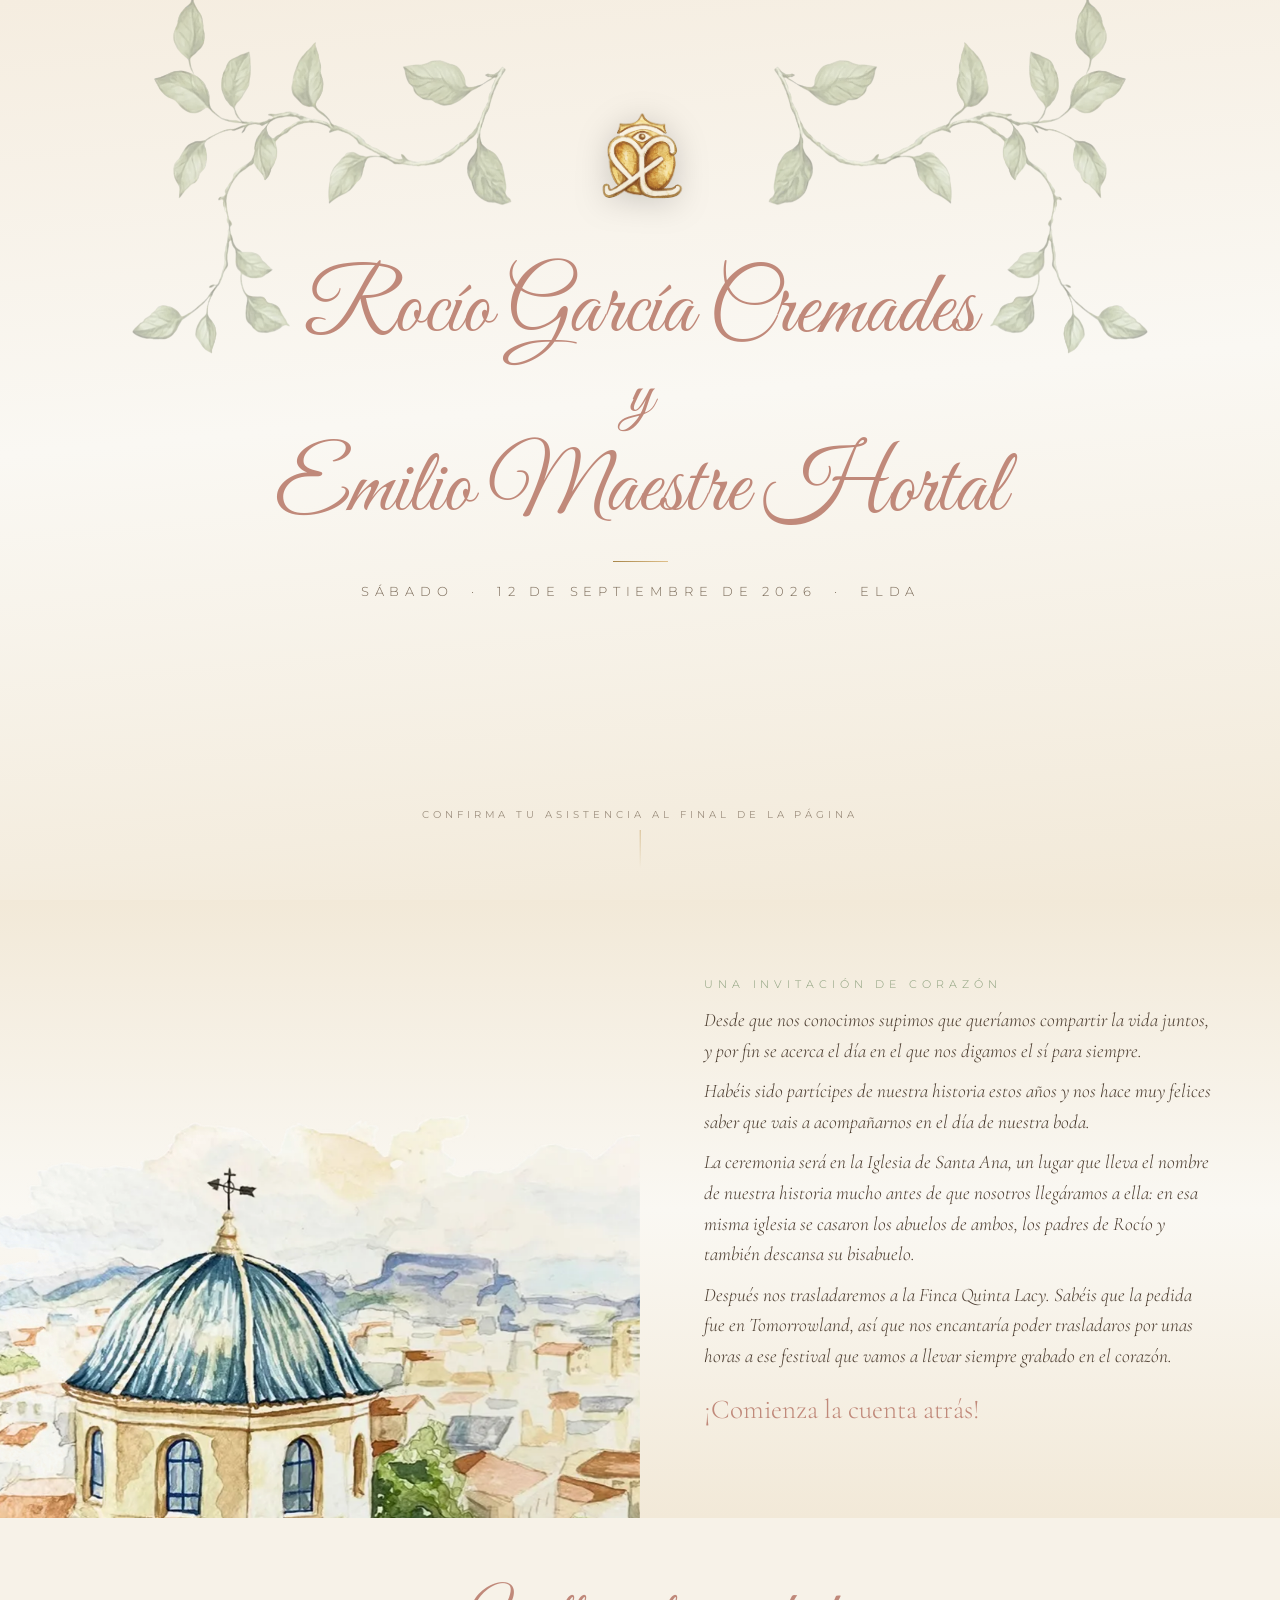
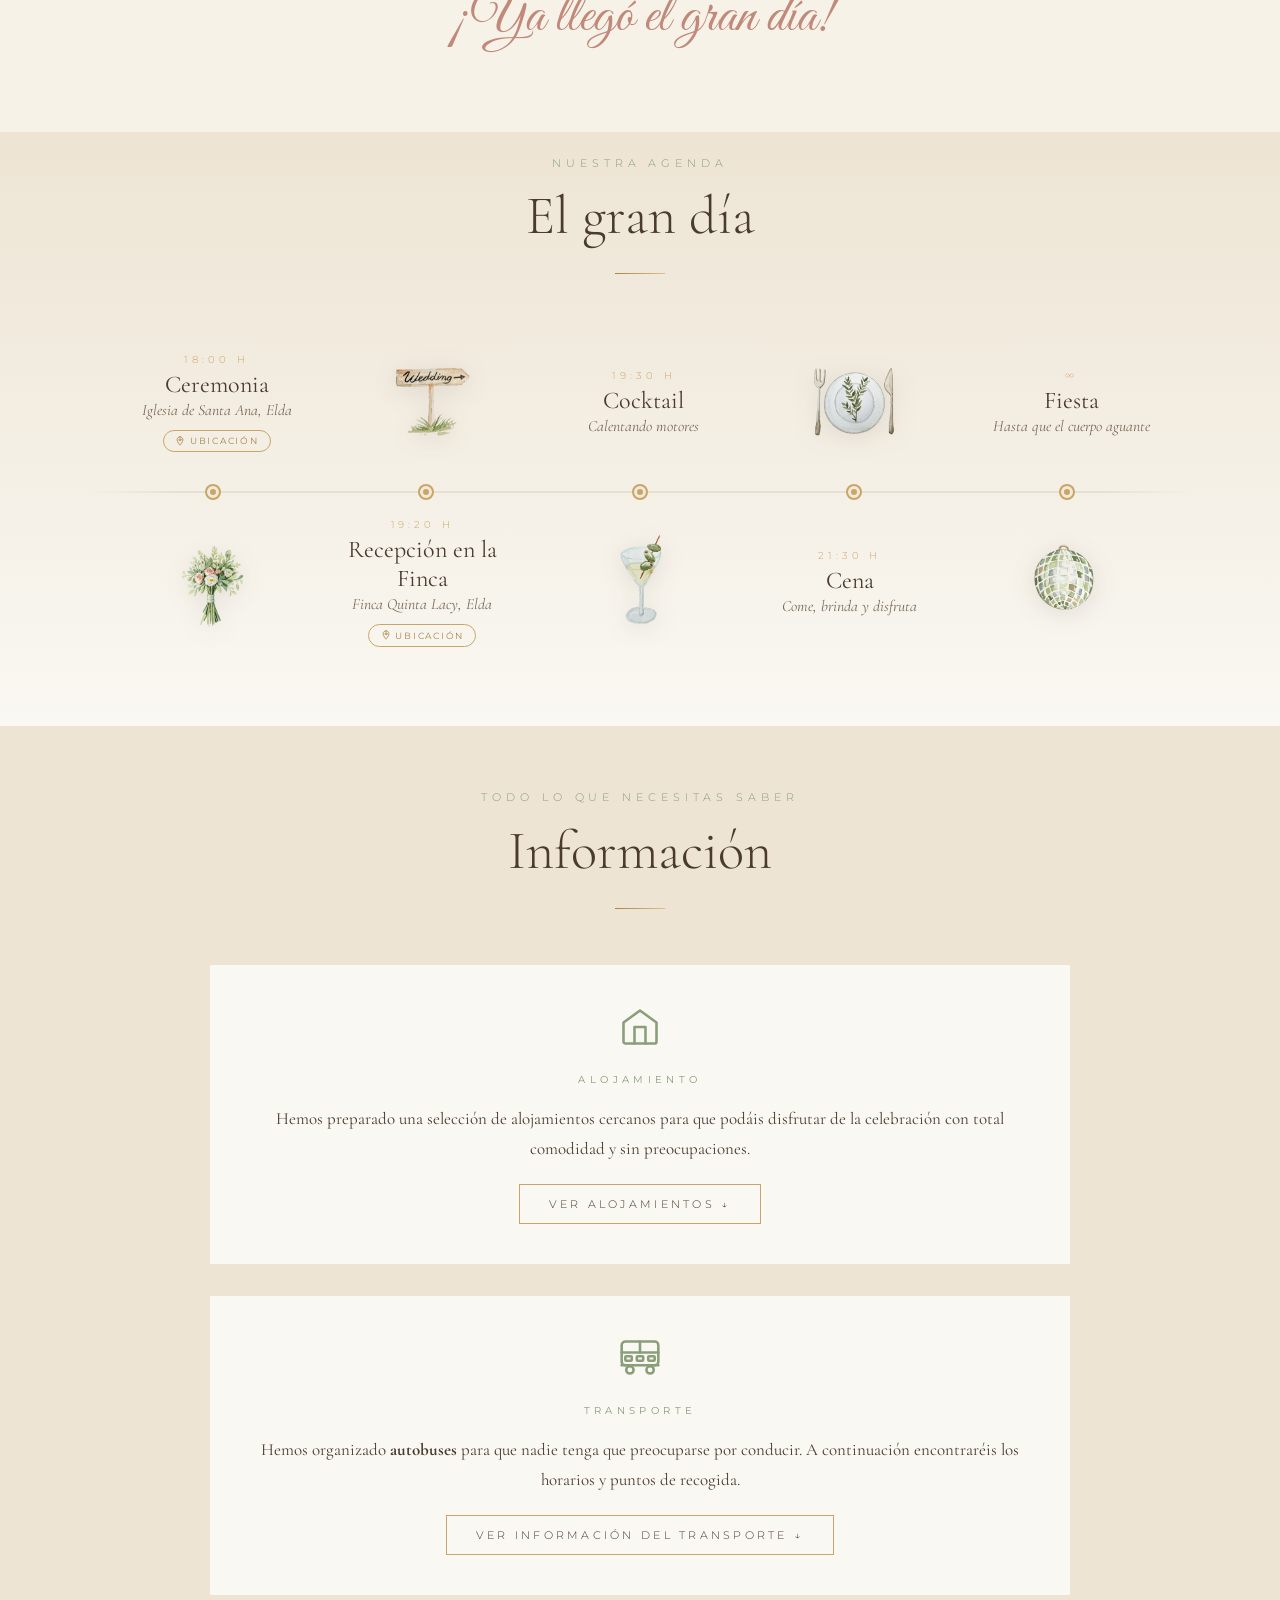
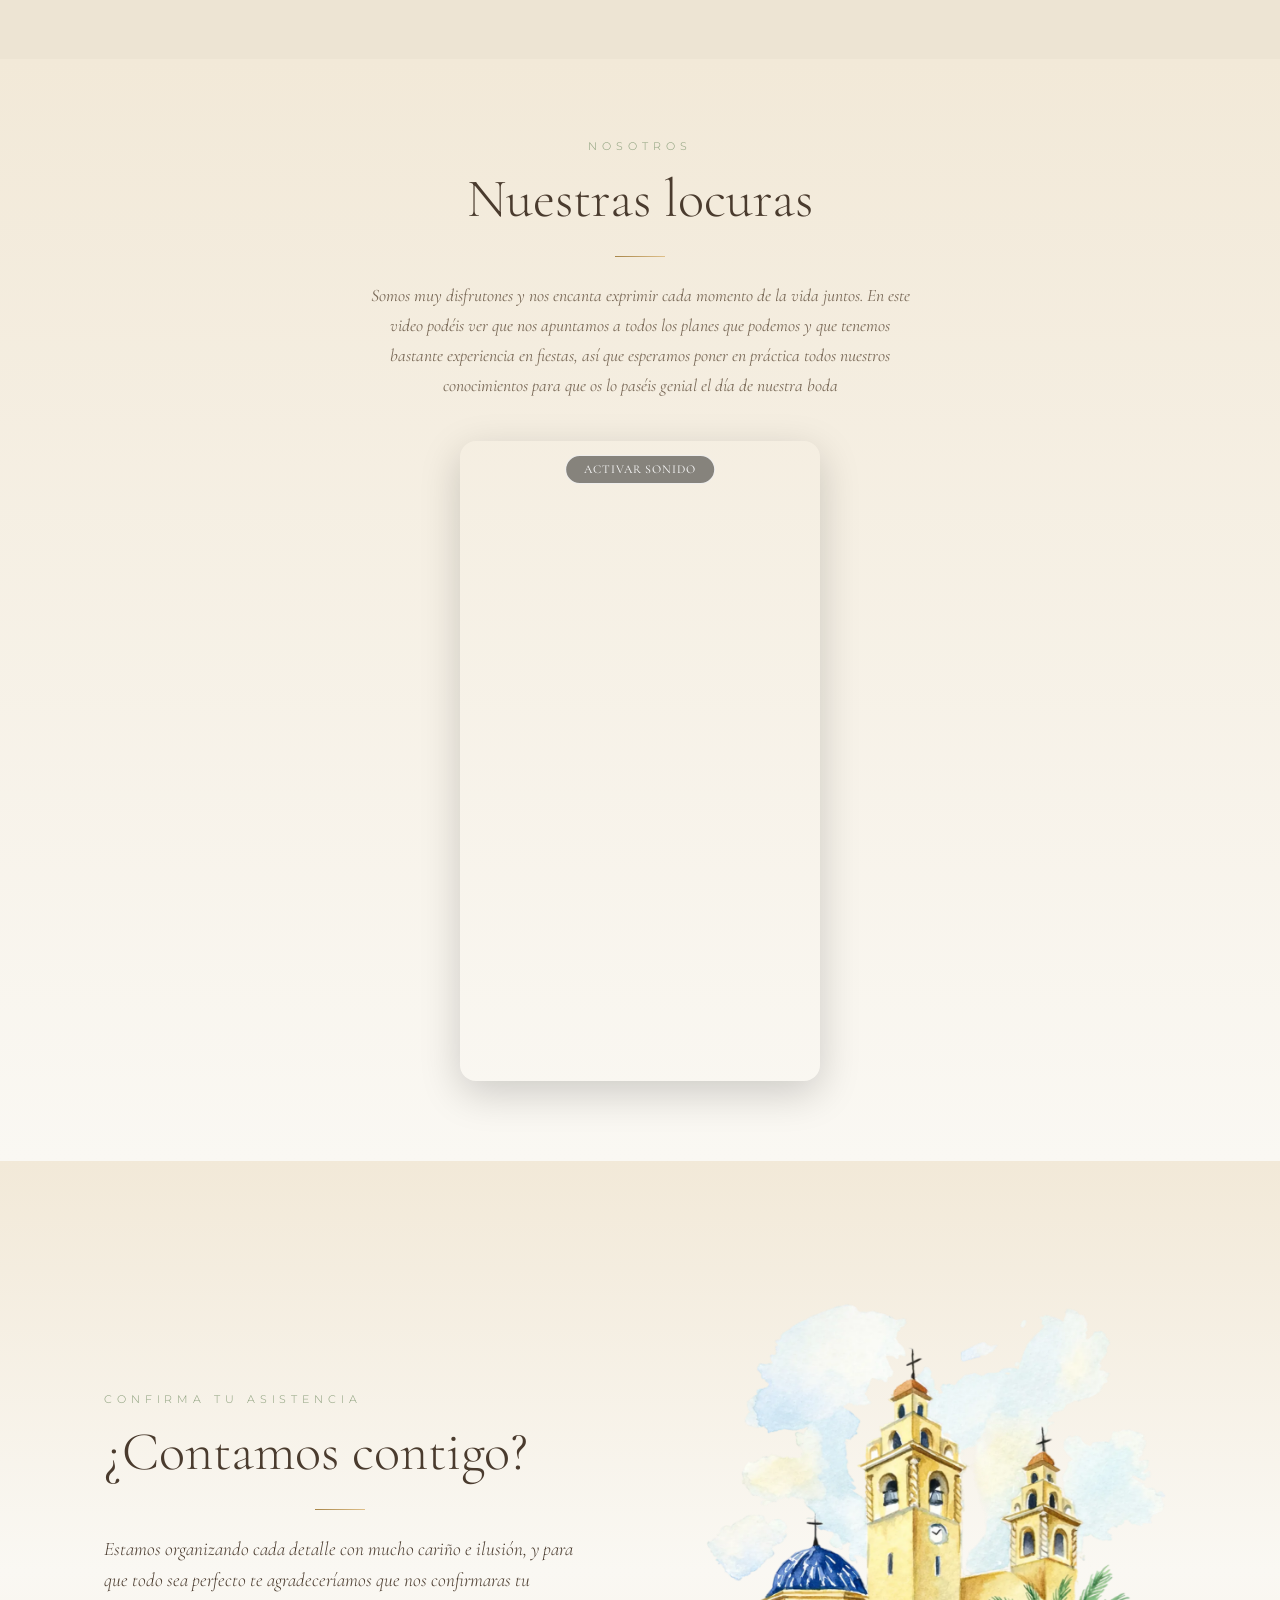
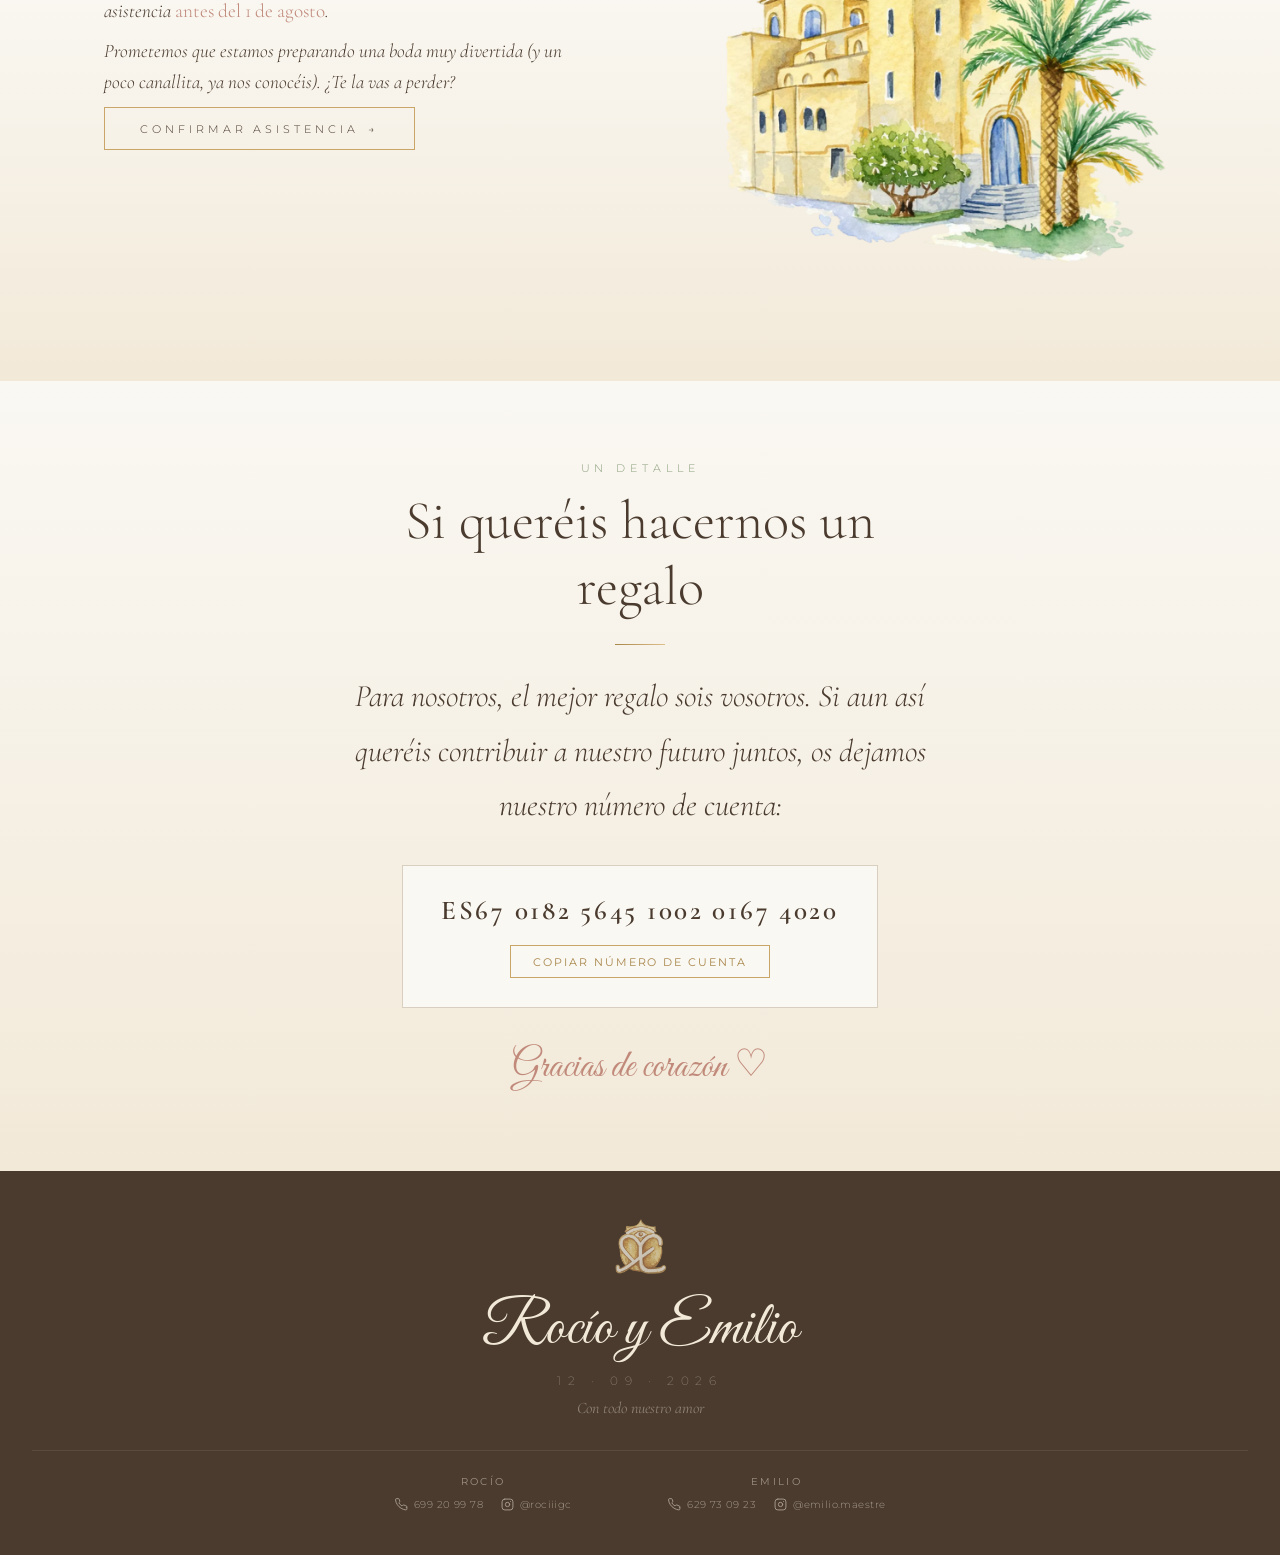
<file: index.html>
<!DOCTYPE html>
<html lang="es">
<head>
  <meta charset="UTF-8">
  <meta name="viewport" content="width=device-width, initial-scale=1.0, viewport-fit=cover">
  <title>Rocío &amp; Emilio · 12.09.2026</title>

  <!-- ── Favicons ── -->
  <link rel="apple-touch-icon" sizes="180x180" href="illustrations/favicon_io/apple-touch-icon.png">
  <link rel="icon" type="image/png" sizes="32x32" href="illustrations/favicon_io/favicon-32x32.png">
  <link rel="icon" type="image/png" sizes="16x16" href="illustrations/favicon_io/favicon-16x16.png">
  <link rel="manifest" href="illustrations/favicon_io/site.webmanifest">
  <link rel="shortcut icon" href="illustrations/favicon_io/favicon.ico">

  <!-- ── Critical image preloads for the book opening animation ── -->
  <link rel="preload" as="image" href="illustrations/toWEBP/portada-izquierda.webp" type="image/webp" fetchpriority="high">
  <link rel="preload" as="image" href="illustrations/toWEBP/portada-derecha.webp" type="image/webp" fetchpriority="high">
  <link rel="preload" as="image" href="illustrations/toWEBP/logo.webp" type="image/webp" fetchpriority="high">

  <!-- ── Google Fonts ── -->
  <link rel="preconnect" href="https://fonts.googleapis.com">
  <link rel="preconnect" href="https://fonts.gstatic.com" crossorigin>
  <link href="https://fonts.googleapis.com/css2?family=Cormorant+Garamond:ital,wght@0,300;0,400;0,500;0,600;1,300;1,400;1,500&family=Great+Vibes&family=Montserrat:wght@200;300;400;500&display=swap" rel="stylesheet">

  <!-- ── Main stylesheet ── -->
  <link rel="stylesheet" href="css/index.css">
</head>
<body>

<!-- ============================================================
     HERO SECTION
     Book opening intro → vine decorations → names + date
     ============================================================ -->
<section id="hero">
  <picture>
    <source srcset="illustrations/toWEBP/enredadera.webp" type="image/webp">
    <img class="hero-vine-left"  src="illustrations/enredadera.png" alt="">
  </picture>
  <picture>
    <source srcset="illustrations/toWEBP/enredadera.webp" type="image/webp">
    <img class="hero-vine-right" src="illustrations/enredadera.png" alt="">
  </picture>

  <!-- Petal container — filled dynamically by JS -->
  <div id="petalContainer" aria-hidden="true"></div>

  <div class="hero-top" id="heroTop">
    <picture>
      <source srcset="illustrations/toWEBP/logo.webp" type="image/webp">
      <img class="hero-logo" src="illustrations/logo.png" alt="Monograma RE">
    </picture>

    <div class="hero-names">
      Rocío García Cremades
      <span class="hero-amp">y</span>
      Emilio Maestre Hortal
    </div>

    <div class="hero-line"></div>
    <p class="hero-date">
      <span class="hero-date-long">Sábado &nbsp;·&nbsp; 12 de Septiembre de 2026 &nbsp;·&nbsp; Elda</span>
      <span class="hero-date-short">12 / 09 / 2026 &nbsp;·&nbsp; Elda</span>
    </p>
  </div>

  <div class="hero-rsvp-hint" style="animation: fadeIn 1s ease 1.6s both;">
    <span>Confirma tu asistencia al final de la página</span>
    <div class="hero-rsvp-arrow"></div>
  </div>
</section>


<!-- ============================================================
     INVITATION SPLIT — City skyline image + invitation text
     ============================================================ -->
<section id="invitation-split">
  <div class="invitation-split-inner">

    <!-- Mobile-only label (rendered above the image) -->
    <p class="s-label invitation-label-mobile aos">Una invitación de corazón</p>

    <!-- Left column: city skyline illustration -->
    <div class="invitation-img-col">
      <picture>
        <source srcset="illustrations/toWEBP/skyline.webp" type="image/webp">
        <img src="illustrations/skyline.png" alt="Panorámica de Elda" class="invitation-skyline">
      </picture>
    </div>

    <!-- Right column: invitation text -->
    <div class="invitation-text-col">
      <p class="s-label invitation-label-desktop aos">Una invitación de corazón</p>
      <p class="msg-quote aos d1">
        Desde que nos conocimos supimos que queríamos compartir la vida juntos, y por fin se acerca
        el día en el que nos digamos el sí para siempre.
      </p>
      <p class="msg-quote aos d2">
        Habéis sido partícipes de nuestra historia estos años y nos hace muy felices saber que vais
        a acompañarnos en el día de nuestra boda.
      </p>
      <p class="msg-quote aos d3">
        La ceremonia será en la Iglesia de Santa Ana, un lugar que lleva el nombre de nuestra
        historia mucho antes de que nosotros llegáramos a ella: en esa misma iglesia se casaron los abuelos de ambos, los padres de Rocío y también descansa su bisabuelo.
      </p>
      <p class="msg-quote aos d4">
        Después nos trasladaremos a la Finca Quinta Lacy. Sabéis que la pedida fue en Tomorrowland,
        así que nos encantaría poder trasladaros por unas horas a ese festival que vamos a llevar
        siempre grabado en el corazón.
      </p>
      <p class="msg-quote aos d5" style="font-size:clamp(1.2rem,2.5vw,1.7rem);margin-top:.4rem"><em>¡Comienza la cuenta atrás!</em></p>
    </div>

  </div>
</section>


<!-- ============================================================
     COUNTDOWN TIMER
     ============================================================ -->
<section id="countdown">
  <div class="s-inner">
    <div class="countdown-grid aos d1" id="cdGrid">
      <div class="cd-unit"><span id="cd-days">--</span><small>días</small></div>
      <div class="cd-sep">·</div>
      <div class="cd-unit"><span id="cd-hours">--</span><small>horas</small></div>
      <div class="cd-sep">·</div>
      <div class="cd-unit"><span id="cd-mins">--</span><small>minutos</small></div>
      <div class="cd-sep">·</div>
      <div class="cd-unit"><span id="cd-secs">--</span><small>segundos</small></div>
    </div>
  </div>
</section>


<!-- ============================================================
     AGENDA / TIMELINE
     5 events: ceremony, venue arrival, cocktail, dinner, party
     ============================================================ -->
<section id="agenda">
  <div class="s-inner">

    <div class="aos" style="text-align:center">
      <p class="s-label">Nuestra agenda</p>
      <h2 class="s-title">El gran día</h2>
      <div class="gold-bar"></div>
    </div>

    <div class="timeline">

      <!-- Event 1: Ceremony -->
      <div class="tl-item aos">
        <div class="tl-text">
          <p class="tl-time">18:00 h</p>
          <p class="tl-event">Ceremonia</p>
          <p class="tl-detail">Iglesia de Santa Ana, Elda</p>
          <a class="tl-map-btn" href="https://www.google.com/maps/place/Iglesia+de+Santa+Ana/@38.4792039,-0.7958946,17z/data=!3m1!4b1!4m6!3m5!1s0xd63c4d47745d7f1:0x608ff98f64e70278!8m2!3d38.4792039!4d-0.7958946!16s%2Fg%2F1tfg9027?entry=ttu&g_ep=EgoyMDI2MDQwNy4wIKXMDSoASAFQAw%3D%3D" target="_blank" rel="noopener">
            <svg viewBox="0 0 24 24" fill="none" stroke="currentColor" stroke-width="2" stroke-linecap="round" stroke-linejoin="round"><path d="M12 2C8.13 2 5 5.13 5 9c0 5.25 7 13 7 13s7-7.75 7-13c0-3.87-3.13-7-7-7z"/><circle cx="12" cy="9" r="2.5"/></svg>
            Ubicación
          </a>
        </div>
        <div class="tl-dot"></div>
        <div class="tl-illus">
          <picture>
            <source srcset="illustrations/toWEBP/ramo.webp" type="image/webp">
            <img src="illustrations/ramo.png" alt="Ramo de novia" style="width:120px; mix-blend-mode:multiply">
          </picture>
        </div>
      </div>

      <!-- Event 2: Venue arrival -->
      <div class="tl-item aos d1">
        <div class="tl-illus">
          <picture>
            <source srcset="illustrations/toWEBP/senial.webp" type="image/webp">
            <img src="illustrations/senial.png" alt="Señal" style="width:175px; max-width:130px; mix-blend-mode:multiply">
          </picture>
        </div>
        <div class="tl-dot"></div>
        <div class="tl-text">
          <p class="tl-time">19:20 h</p>
          <p class="tl-event">Recepción en la Finca</p>
          <p class="tl-detail">Finca Quinta Lacy, Elda</p>
          <a class="tl-map-btn" href="https://www.google.com/maps/place/Quinta+Lacy/@38.45347,-0.8136903,17z/data=!3m1!4b1!4m6!3m5!1s0xd63c492df14876f:0xd55330b06dea4860!8m2!3d38.45347!4d-0.81111!16s%2Fg%2F1hc3qhcqt?entry=ttu&g_ep=EgoyMDI2MDQwNy4wIKXMDSoASAFQAw%3D%3D" target="_blank" rel="noopener">
            <svg viewBox="0 0 24 24" fill="none" stroke="currentColor" stroke-width="2" stroke-linecap="round" stroke-linejoin="round"><path d="M12 2C8.13 2 5 5.13 5 9c0 5.25 7 13 7 13s7-7.75 7-13c0-3.87-3.13-7-7-7z"/><circle cx="12" cy="9" r="2.5"/></svg>
            Ubicación
          </a>
        </div>
      </div>

      <!-- Event 3: Cocktail -->
      <div class="tl-item aos d2">
        <div class="tl-text">
          <p class="tl-time">19:30 h</p>
          <p class="tl-event">Cocktail</p>
          <p class="tl-detail">Calentando motores</p>
        </div>
        <div class="tl-dot"></div>
        <div class="tl-illus">
          <picture>
            <source srcset="illustrations/toWEBP/Copa 1.webp" type="image/webp">
            <img src="illustrations/Copa 1.png" alt="Copa cocktail" style="width:72px">
          </picture>
        </div>
      </div>

      <!-- Event 4: Dinner -->
      <div class="tl-item aos">
        <div class="tl-illus">
          <picture>
            <source srcset="illustrations/toWEBP/Platos 1.webp" type="image/webp">
            <img src="illustrations/Platos 1.png" alt="Cena" style="width:100px; mix-blend-mode:multiply">
          </picture>
        </div>
        <div class="tl-dot"></div>
        <div class="tl-text">
          <p class="tl-time">21:30 h</p>
          <p class="tl-event">Cena</p>
          <p class="tl-detail">Come, brinda y disfruta</p>
        </div>
      </div>

      <!-- Event 5: Party -->
      <div class="tl-item aos d1">
        <div class="tl-text">
          <p class="tl-time">∞</p>
          <p class="tl-event">Fiesta</p>
          <p class="tl-detail">Hasta que el cuerpo aguante</p>
        </div>
        <div class="tl-dot"></div>
        <div class="tl-illus">
          <picture>
            <source srcset="illustrations/toWEBP/disco.webp" type="image/webp">
            <img src="illustrations/disco.png" alt="Fiesta" style="width:80px; mix-blend-mode:multiply">
          </picture>
        </div>
      </div>

    </div>
  </div>
</section>


<!-- ============================================================
     INFO SECTION — Accommodation & Transport accordions
     ============================================================ -->
<section id="info">
  <div class="s-inner">

    <div class="aos" style="text-align:center">
      <p class="s-label">Todo lo que necesitas saber</p>
      <h2 class="s-title">Información</h2>
      <div class="gold-bar"></div>
    </div>

    <div class="info-accordion-list">

      <!-- ── Accommodation accordion ── -->
      <div class="info-accordion-section aos">
        <div class="i-icon">
          <svg viewBox="0 0 24 24">
            <path d="M3 9.5 12 3l9 6.5V20a1 1 0 0 1-1 1H4a1 1 0 0 1-1-1V9.5Z"/>
            <path d="M9 21V12h6v9"/>
          </svg>
        </div>
        <p class="i-title">Alojamiento</p>
        <div class="i-body">
          <p>Hemos preparado una selección de alojamientos cercanos para que podáis disfrutar de la celebración con total comodidad y sin preocupaciones.</p>
        </div>
        <button class="accordion-btn" data-accordion="alojamiento" aria-expanded="false" aria-controls="accordion-alojamiento">
          <span>Ver alojamientos ↓</span>
        </button>
        <div class="accordion-body" id="accordion-alojamiento" aria-hidden="true">

          <!-- Hotels in Elda -->
          <div class="hotel-group">
            <h3 class="hotel-group-title">Elda</h3>
            <p class="hotel-group-desc">Si os alojáis en Elda, os recomendamos el <strong>AC Hotel Elda</strong> por sus modernas instalaciones y su comodidad. Además, contará con parada de autobús para que el desplazamiento sea aún más sencillo.</p>
            <div class="hotel-grid hotel-grid--single">

              <div class="hotel-card">
                <img src="illustrations/hoteles/achotel.webp" alt="AC Hotel Elda" loading="lazy">
                <div class="hotel-card-body">
                  <p class="hotel-name">AC Hotel Elda</p>
                  <p class="hotel-addr">Avda. Chapí, 38</p>
                  <a href="https://maps.app.goo.gl/UhspRWQVDBE4Gcqz6" target="_blank" rel="noopener" class="hotel-map-btn"><span>📍 Ver ubicación</span></a>
                </div>
              </div>

            </div>
          </div>

          <!-- Hotels in Alicante -->
          <div class="hotel-group">
            <h3 class="hotel-group-title">Alicante</h3>
            <p class="hotel-group-desc">Si preferís alojaros en Alicante, la ciudad tiene mucho que ofrecer y cuenta con hoteles estupendos. Estos son algunos de nuestros favoritos:</p>
            <div class="hotel-grid">

              <div class="hotel-card">
                <img src="illustrations/hoteles/melia.webp" alt="Hotel Meliá Alicante" loading="lazy">
                <div class="hotel-card-body">
                  <p class="hotel-name">Hotel Meliá Alicante</p>
                  <p class="hotel-addr">Plaza del Puerto, 3</p>
                  <a href="https://maps.app.goo.gl/6qYx9CodRHRAUcHw7" target="_blank" rel="noopener" class="hotel-map-btn"><span>📍 Ver ubicación</span></a>
                </div>
              </div>

              <div class="hotel-card">
                <img src="illustrations/hoteles/hospesamerigo.webp" alt="Hotel Hospes Amérigo" loading="lazy">
                <div class="hotel-card-body">
                  <p class="hotel-name">Hotel Hospes Amérigo</p>
                  <p class="hotel-addr">Calle Rafael Altamira, 7</p>
                  <a href="https://maps.app.goo.gl/mjb3kp4YrMkEkjNT7" target="_blank" rel="noopener" class="hotel-map-btn"><span>📍 Ver ubicación</span></a>
                </div>
              </div>

            </div>
          </div>

        </div><!-- /accordion-alojamiento -->
      </div>

      <!-- ── Transport accordion ── -->
      <div class="info-accordion-section aos d1">
        <div class="i-icon">
          <svg viewBox="0 0 24 24">
            <rect x="2" y="3" width="20" height="13" rx="2"/>
            <line x1="2" y1="9" x2="22" y2="9"/>
            <line x1="12" y1="3" x2="12" y2="9"/>
            <rect x="4" y="11" width="3.5" height="2.5" rx=".5"/>
            <rect x="10.25" y="11" width="3.5" height="2.5" rx=".5"/>
            <rect x="16.5" y="11" width="3.5" height="2.5" rx=".5"/>
            <line x1="7" y1="16" x2="2" y2="16"/>
            <line x1="17" y1="16" x2="22" y2="16"/>
            <circle cx="6.5" cy="18.5" r="2"/>
            <circle cx="17.5" cy="18.5" r="2"/>
          </svg>
        </div>
        <p class="i-title">Transporte</p>
        <div class="i-body">
          <p>Hemos organizado <strong>autobuses</strong> para que nadie tenga que preocuparse por conducir. A continuación encontraréis los horarios y puntos de recogida.</p>
        </div>
        <button class="accordion-btn" data-accordion="transporte" aria-expanded="false" aria-controls="accordion-transporte">
          <span>Ver información del transporte ↓</span>
        </button>
        <div class="accordion-body" id="accordion-transporte" aria-hidden="true">

          <div class="transport-wrapper">

            <!-- ── IDA: 3 buses independientes ── -->
            <div class="transport-ida-header">
              <p class="transport-leg-title">🚌 Ida — hacia la iglesia</p>
              <p class="transport-note">Hay <strong>tres autobuses</strong>, uno por cada punto de salida. Comprueba el que corresponde a tu parada.</p>
            </div>

            <div class="transport-buses-grid">

              <!-- Bus 1: Alicante -->
              <div class="transport-leg">
                <p class="transport-bus-label">Bus · Alicante</p>
                <div class="tr-tl">
                  <div class="tr-stop">
                    <div class="tr-dot"></div>
                    <div>
                      <p class="tr-name">Alicante</p>
                      <p class="tr-time">Salida · 16:10 h</p>
                      <p class="tr-dest-label">Plaza de Luceros · parada Bankinter</p>
                      <a href="https://maps.app.goo.gl/bKVc5Fz93Cwbt9Hg8" target="_blank" rel="noopener" class="transport-map-link">📍 Ver punto de recogida</a>
                    </div>
                  </div>
                  <div class="tr-stop">
                    <div class="tr-dot"></div>
                    <div>
                      <p class="tr-name">AC Hotel Elda</p>
                      <p class="tr-dest-label">Parada intermedia</p>
                      <a href="https://maps.app.goo.gl/UhspRWQVDBE4Gcqz6" target="_blank" rel="noopener" class="transport-map-link">📍 Ver punto</a>
                    </div>
                  </div>
                  <div class="tr-stop">
                    <div class="tr-dot tr-dot--dest"></div>
                    <div>
                      <p class="tr-name">Iglesia de Santa Ana</p>
                      <p class="tr-dest-label">Destino</p>
                    </div>
                  </div>
                </div>
              </div>

              <!-- Bus 2: San Vicente -->
              <div class="transport-leg">
                <p class="transport-bus-label">Bus · San Vicente</p>
                <div class="tr-tl">
                  <div class="tr-stop">
                    <div class="tr-dot"></div>
                    <div>
                      <p class="tr-name">San Vicente del Raspeig</p>
                      <p class="tr-time">Salida · 16:10 h</p>
                      <p class="tr-dest-label">Ancha de Castelar · parada de las Monjas</p>
                      <a href="https://maps.app.goo.gl/o1WaTtNj3cC9m3gQA" target="_blank" rel="noopener" class="transport-map-link">📍 Ver punto de recogida</a>
                    </div>
                  </div>
                  <div class="tr-stop">
                    <div class="tr-dot"></div>
                    <div>
                      <p class="tr-name">AC Hotel Elda</p>
                      <p class="tr-dest-label">Parada intermedia</p>
                      <a href="https://maps.app.goo.gl/UhspRWQVDBE4Gcqz6" target="_blank" rel="noopener" class="transport-map-link">📍 Ver punto</a>
                    </div>
                  </div>
                  <div class="tr-stop">
                    <div class="tr-dot tr-dot--dest"></div>
                    <div>
                      <p class="tr-name">Iglesia de Santa Ana</p>
                      <p class="tr-dest-label">Destino</p>
                    </div>
                  </div>
                </div>
              </div>

              <!-- Bus 3: Hotel Elda -->
              <div class="transport-leg">
                <p class="transport-bus-label">Bus · Hotel Elda</p>
                <div class="tr-tl">
                  <div class="tr-stop">
                    <div class="tr-dot"></div>
                    <div>
                      <p class="tr-name">AC Hotel Elda</p>
                      <p class="tr-time">Salida · 17:00 h</p>
                      <a href="https://maps.app.goo.gl/UhspRWQVDBE4Gcqz6" target="_blank" rel="noopener" class="transport-map-link">📍 Ver punto de recogida</a>
                    </div>
                  </div>
                  <div class="tr-stop">
                    <div class="tr-dot tr-dot--dest"></div>
                    <div>
                      <p class="tr-name">Iglesia de Santa Ana</p>
                      <p class="tr-dest-label">Destino</p>
                    </div>
                  </div>
                </div>
              </div>

            </div><!-- /transport-buses-grid -->

            <!-- Church drop-off + return notice -->
            <div class="transport-church-note">
              <p>📍 El bus os dejará en una rotonda a unos 350&nbsp;m de la iglesia. <a href="https://maps.app.goo.gl/vMrMxBQvQB1zHJGbA" target="_blank" rel="noopener" class="transport-map-link">Ver indicaciones</a></p>
              <p>⛪ Al salir de la ceremonia, volved a esa misma rotonda: a las 19:00 h, los autobuses os llevarán directamente a la Finca Quinta Lacy.</p>
            </div>

            <!-- ── VUELTA: dos salidas con rutas distintas ── -->
            <div class="transport-ida-header" style="margin-top:.4rem;">
              <p class="transport-leg-title">🌙 Vuelta — regreso nocturno</p>
              <p class="transport-note">Habrá <strong>dos salidas</strong> desde la finca con rutas distintas según vuestro destino.</p>
            </div>

            <div class="transport-returns-grid">

              <!-- 1ª vuelta: Alicante -->
              <div class="transport-leg">
                <p class="transport-bus-label">1ª salida · 01:15 h</p>
                <p class="transport-note" style="margin-bottom:.8rem;font-size:.85rem;">Solo para invitados de Alicante</p>
                <div class="tr-tl">
                  <div class="tr-stop">
                    <div class="tr-dot tr-dot--bridge"></div>
                    <div><p class="tr-name">Finca Quinta Lacy</p><p class="tr-time">Salida · 01:15 h</p></div>
                  </div>
                  <div class="tr-stop">
                    <div class="tr-dot"></div>
                    <div><p class="tr-name">AC Hotel Elda</p><p class="tr-dest-label">Parada intermedia</p></div>
                  </div>
                  <div class="tr-stop">
                    <div class="tr-dot tr-dot--dest"></div>
                    <div><p class="tr-name">Alicante</p><p class="tr-dest-label">Plaza de Luceros · Bankinter</p></div>
                  </div>
                </div>
              </div>

              <!-- 2ª vuelta: San Vicente + Alicante -->
              <div class="transport-leg">
                <p class="transport-bus-label">2ª salida · 04:00 h</p>
                <p class="transport-note" style="margin-bottom:.8rem;font-size:.85rem;">Para San Vicente y Alicante (2 buses)</p>
                <div class="tr-tl">
                  <div class="tr-stop">
                    <div class="tr-dot tr-dot--bridge"></div>
                    <div><p class="tr-name">Finca Quinta Lacy</p><p class="tr-time">Salida · 04:00 h</p></div>
                  </div>
                  <div class="tr-stop">
                    <div class="tr-dot"></div>
                    <div><p class="tr-name">AC Hotel Elda</p><p class="tr-dest-label">Parada intermedia</p></div>
                  </div>
                  <div class="tr-stop">
                    <div class="tr-dot"></div>
                    <div><p class="tr-name">San Vicente del Raspeig</p><p class="tr-dest-label">Ancha de Castelar · Monjas</p></div>
                  </div>
                  <div class="tr-stop">
                    <div class="tr-dot tr-dot--dest"></div>
                    <div><p class="tr-name">Alicante</p><p class="tr-dest-label">Plaza de Luceros · Bankinter</p></div>
                  </div>
                </div>
              </div>

            </div><!-- /transport-returns-grid -->

          </div>

        </div><!-- /accordion-transporte -->
      </div>

    </div>
  </div>
</section>


<!-- ============================================================
     VIDEO SECTION — Couple's highlight reel (Vimeo)
     ============================================================ -->
<section id="video-section">
  <div class="s-inner">
    <div class="aos" style="text-align:center">
      <p class="s-label">Nosotros</p>
      <h2 class="s-title">Nuestras locuras</h2>
      <div class="gold-bar"></div>
      <p class="date-text" style="margin-bottom:2.5rem;">Somos muy disfrutones y nos encanta exprimir cada momento de la vida juntos.

En este video podéis ver que nos apuntamos a todos los planes que podemos y que tenemos bastante experiencia en fiestas, así que esperamos poner en práctica todos nuestros conocimientos para que os lo paséis genial el día de nuestra boda</p>
    </div>
    <div class="video-wrapper-vertical aos d1">
      <iframe
        id="vimeo-main"
        src="https://player.vimeo.com/video/1182192007?autoplay=1&muted=1&loop=1&autopause=0&controls=0&title=0&byline=0&portrait=0"
        frameborder="0"
        allow="autoplay; fullscreen; picture-in-picture"
        allowfullscreen
        title="Rocío y Emilio"
      ></iframe>
      <button id="btn-mute-video" aria-label="Activar sonido">Activar Sonido</button>
    </div>
  </div>
</section>


<!-- ============================================================
     RSVP CALL TO ACTION — Text + church illustration
     ============================================================ -->
<section id="rsvp-section">
  <div class="invitation-split-inner rsvp-split-inner">

    <!-- Left column: RSVP invitation text and button -->
    <div class="invitation-text-col rsvp-text-col">
      <p class="s-label aos">Confirma tu asistencia</p>
      <h2 class="s-title aos d1">¿Contamos contigo?</h2>
      <div class="gold-bar aos d2"></div>
      <p class="msg-quote aos d2">
        Estamos organizando cada detalle con mucho cariño e ilusión, y para que todo sea perfecto
        te agradeceríamos que nos confirmaras tu asistencia <em>antes del 1 de agosto</em>.
      </p>
      <p class="msg-quote aos d3">
        Prometemos que estamos preparando una boda muy divertida (y un poco canallita, ya nos conocéis).
        ¿Te la vas a perder?
      </p>
      <a href="rsvp.html" class="btn-rsvp aos d4">
        <span>Confirmar asistencia</span>
        <span class="btn-arrow">→</span>
      </a>
    </div>

    <!-- Right column: church illustration -->
    <div class="invitation-img-col rsvp-img-col">
      <picture>
        <source srcset="illustrations/toWEBP/iglesia.webp" type="image/webp">
        <img src="illustrations/toWEBP/iglesia.webp" alt="Iglesia de Santa Ana" class="invitation-skyline rsvp-church-img">
      </picture>
    </div>

  </div>
</section>


<!-- ============================================================
     GIFT / CONTRIBUTION SECTION
     ============================================================ -->
<section id="gift-section">
  <div class="s-inner gift-inner">
    <p class="s-label aos">Un detalle</p>
    <h2 class="s-title aos d1">Si queréis hacernos un regalo</h2>
    <div class="gold-bar aos d2"></div>
    <p class="msg-quote aos d2">
      Para nosotros, el mejor regalo sois vosotros. Si aun así queréis contribuir a nuestro futuro juntos,
      os dejamos nuestro número de cuenta:
    </p>
    <div class="gift-box aos d3">
      <p class="gift-iban">ES67 0182 5645 1002 0167 4020</p>
      <button class="gift-copy-btn" id="giftCopyBtn" type="button">Copiar número de cuenta</button>
    </div>
    <p class="gift-thanks aos d4">Gracias de corazón ♡</p>
  </div>
</section>


<!-- ============================================================
     FOOTER
     ============================================================ -->
<footer id="closing">
  <picture>
    <source srcset="illustrations/toWEBP/logo.webp" type="image/webp">
    <img class="closing-logo" src="illustrations/logo.png" alt="Monograma RE">
  </picture>
  <p class="closing-names">Rocío y Emilio</p>
  <p class="closing-date">12 · 09 · 2026</p>
  <p class="closing-tagline">Con todo nuestro amor</p>

  <div class="footer-contact">
    <div class="footer-person">
      <span class="footer-person-name">Rocío</span>
      <div class="footer-links">
        <a class="footer-link" href="tel:+34699209978" aria-label="Llamar a Rocío">
          <svg viewBox="0 0 24 24" fill="none" stroke="currentColor" stroke-width="1.8" stroke-linecap="round" stroke-linejoin="round"><path d="M22 16.92v3a2 2 0 0 1-2.18 2 19.79 19.79 0 0 1-8.63-3.07A19.5 19.5 0 0 1 4.07 12a19.79 19.79 0 0 1-3.07-8.67A2 2 0 0 1 3 1.18h3a2 2 0 0 1 2 1.72c.127.96.361 1.903.7 2.81a2 2 0 0 1-.45 2.11L7.09 8.91a16 16 0 0 0 5.82 5.82l1.27-1.27a2 2 0 0 1 2.11-.45c.907.339 1.85.573 2.81.7A2 2 0 0 1 21 16v.92z"/></svg>
          699 20 99 78
        </a>
        <a class="footer-link" href="https://instagram.com/rociiigc" target="_blank" rel="noopener" aria-label="Instagram de Rocío">
          <svg viewBox="0 0 24 24" fill="none" stroke="currentColor" stroke-width="1.8" stroke-linecap="round" stroke-linejoin="round"><rect x="2" y="2" width="20" height="20" rx="5" ry="5"/><path d="M16 11.37A4 4 0 1 1 12.63 8 4 4 0 0 1 16 11.37z"/><line x1="17.5" y1="6.5" x2="17.51" y2="6.5"/></svg>
          @rociiigc
        </a>
      </div>
    </div>
    <div class="footer-person">
      <span class="footer-person-name">Emilio</span>
      <div class="footer-links">
        <a class="footer-link" href="tel:+34629730923" aria-label="Llamar a Emilio">
          <svg viewBox="0 0 24 24" fill="none" stroke="currentColor" stroke-width="1.8" stroke-linecap="round" stroke-linejoin="round"><path d="M22 16.92v3a2 2 0 0 1-2.18 2 19.79 19.79 0 0 1-8.63-3.07A19.5 19.5 0 0 1 4.07 12a19.79 19.79 0 0 1-3.07-8.67A2 2 0 0 1 3 1.18h3a2 2 0 0 1 2 1.72c.127.96.361 1.903.7 2.81a2 2 0 0 1-.45 2.11L7.09 8.91a16 16 0 0 0 5.82 5.82l1.27-1.27a2 2 0 0 1 2.11-.45c.907.339 1.85.573 2.81.7A2 2 0 0 1 21 16v.92z"/></svg>
          629 73 09 23
        </a>
        <a class="footer-link" href="https://instagram.com/emilio.maestre" target="_blank" rel="noopener" aria-label="Instagram de Emilio">
          <svg viewBox="0 0 24 24" fill="none" stroke="currentColor" stroke-width="1.8" stroke-linecap="round" stroke-linejoin="round"><rect x="2" y="2" width="20" height="20" rx="5" ry="5"/><path d="M16 11.37A4 4 0 1 1 12.63 8 4 4 0 0 1 16 11.37z"/><line x1="17.5" y1="6.5" x2="17.51" y2="6.5"/></svg>
          @emilio.maestre
        </a>
      </div>
    </div>
  </div>
</footer>


<!-- ============================================================
     STICKY RSVP BUTTON — Fixed top-right, appears after hero
     ============================================================ -->
<a href="rsvp.html" class="btn-rsvp btn-sticky" id="stickyRsvp">
  <span>Confirmar asistencia</span>
  <span class="btn-arrow">→</span>
</a>


<!-- ============================================================
     BOOK OPENING INTRO — Full-screen overlay (hidden after open)
     ============================================================ -->
<div id="book-intro" role="presentation" aria-hidden="true">
  <div class="book-inner">
    <div id="cover-left" class="book-cover">
      <picture>
        <source srcset="illustrations/toWEBP/portada-izquierda.webp" type="image/webp">
        <img src="illustrations/portada-izquierda.png" alt="">
      </picture>
    </div>
    <picture>
      <source srcset="illustrations/toWEBP/logo.webp" type="image/webp">
      <img id="book-logo" src="illustrations/logo.png" alt="">
    </picture>
    <div id="cover-right" class="book-cover">
      <picture>
        <source srcset="illustrations/toWEBP/portada-derecha.webp" type="image/webp">
        <img src="illustrations/portada-derecha.png" alt="">
      </picture>
    </div>
  </div>
</div>


<!-- ============================================================
     BACK TO TOP BUTTON
     ============================================================ -->
<button id="btn-top" aria-label="Volver al inicio" title="Volver al inicio">
  &#8679;
</button>


<!-- ============================================================
     SCRIPTS
     Vimeo Player SDK must load before index.js uses Vimeo.Player
     ============================================================ -->
<script src="https://player.vimeo.com/api/player.js" defer></script>
<script src="js/index.js" defer></script>

</body>
</html>
</file>
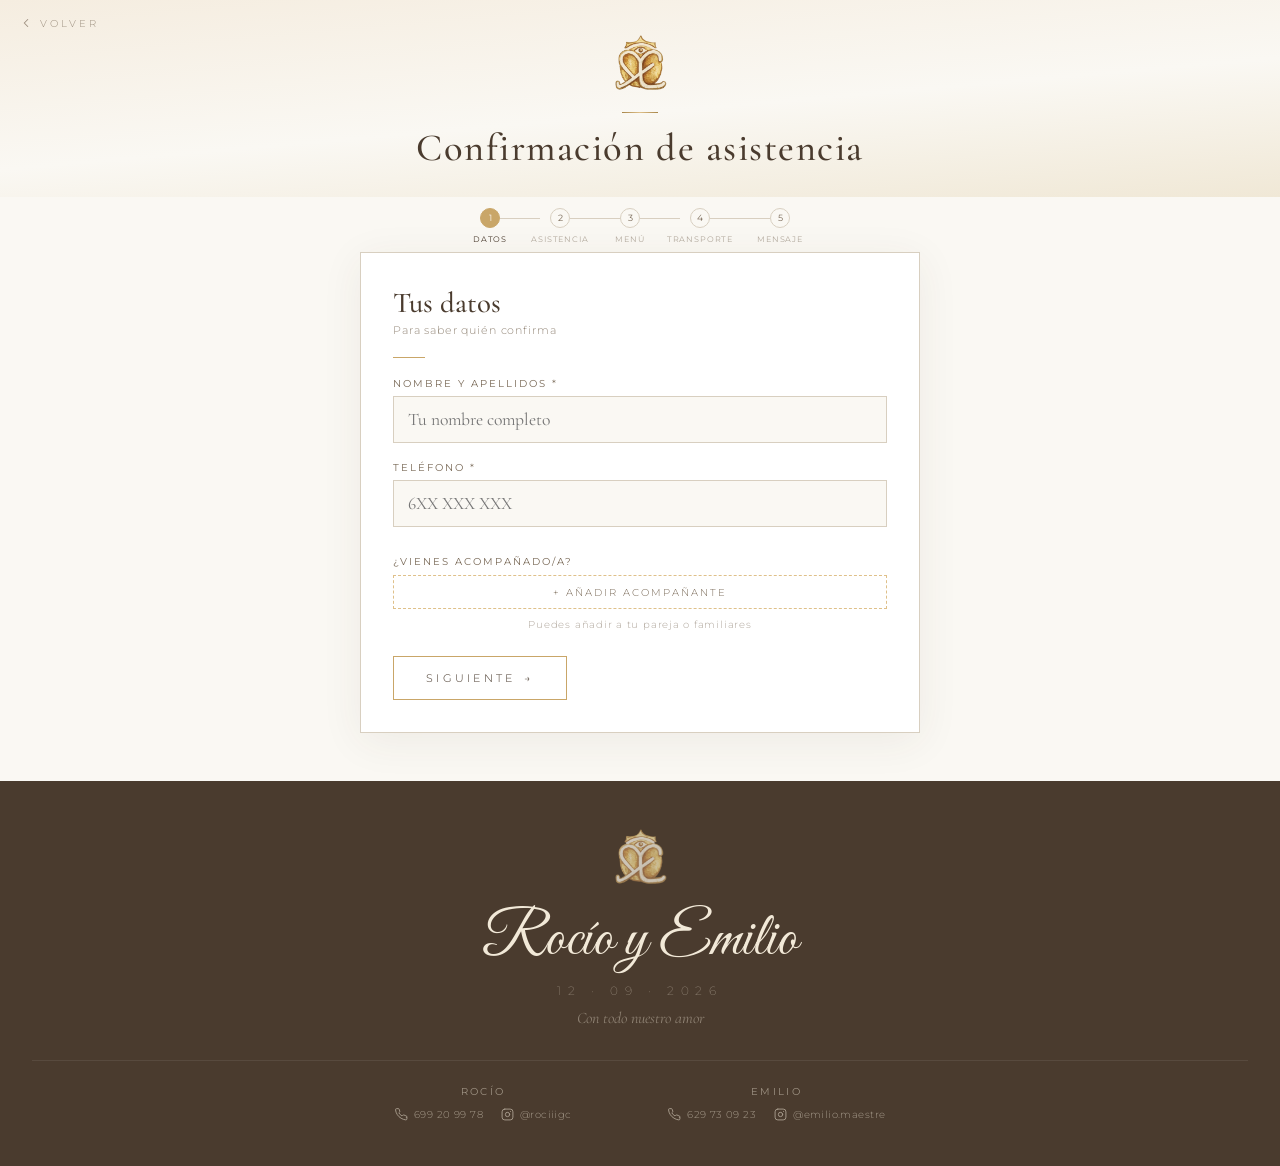
<file: rsvp.html>
<!DOCTYPE html>
<html lang="es">
<head>
  <meta charset="UTF-8">
  <meta name="viewport" content="width=device-width, initial-scale=1.0, viewport-fit=cover">
  <title>Confirma tu asistencia · Rocío &amp; Emilio</title>

  <!-- ── Favicons ── -->
  <link rel="apple-touch-icon" sizes="180x180" href="illustrations/favicon_io/apple-touch-icon.png">
  <link rel="icon" type="image/png" sizes="32x32" href="illustrations/favicon_io/favicon-32x32.png">
  <link rel="icon" type="image/png" sizes="16x16" href="illustrations/favicon_io/favicon-16x16.png">
  <link rel="manifest" href="illustrations/favicon_io/site.webmanifest">
  <link rel="shortcut icon" href="illustrations/favicon_io/favicon.ico">

  <!-- ── Google Fonts ── -->
  <link rel="preconnect" href="https://fonts.googleapis.com">
  <link rel="preconnect" href="https://fonts.gstatic.com" crossorigin>
  <link href="https://fonts.googleapis.com/css2?family=Cormorant+Garamond:ital,wght@0,300;0,400;0,500;0,600;1,300;1,400;1,500&family=Great+Vibes&family=Montserrat:wght@200;300;400;500&display=swap" rel="stylesheet">

  <!-- ── RSVP page stylesheet ── -->
  <link rel="stylesheet" href="css/rsvp.css">
</head>
<body>

<!-- ============================================================
     PAGE HEADER — Logo + back link + page title
     ============================================================ -->
<header class="rsvp-header">
  <a href="index.html" class="back-link" aria-label="Volver a la página principal">
    <svg viewBox="0 0 24 24" fill="none" stroke="currentColor" stroke-width="1.8" stroke-linecap="round" stroke-linejoin="round">
      <polyline points="15 18 9 12 15 6"/>
    </svg>
    Volver
  </a>

  <picture>
    <source srcset="illustrations/toWEBP/logo.webp" type="image/webp">
    <img class="header-logo" src="illustrations/logo.png" alt="Monograma RE">
  </picture>

  <div class="header-divider"></div>
  <p class="header-subtitle">Confirmación de asistencia</p>
</header>


<!-- ============================================================
     PROGRESS BAR — Step indicator (managed by JS)
     ============================================================ -->
<div class="progress-wrap" id="progressBar" aria-hidden="true">
  <div class="progress-step active" data-step="1" style="width:60px">
    <div class="progress-dot">1</div>
    <span class="progress-label">Datos</span>
  </div>
  <div class="progress-step" data-step="2" style="width:80px">
    <div class="progress-dot">2</div>
    <span class="progress-label">Asistencia</span>
  </div>
  <div class="progress-step" data-step="3" style="width:60px">
    <div class="progress-dot">3</div>
    <span class="progress-label">Menú</span>
  </div>
  <div class="progress-step" data-step="4" style="width:80px">
    <div class="progress-dot">4</div>
    <span class="progress-label">Transporte</span>
  </div>
  <div class="progress-step" data-step="5" style="width:80px">
    <div class="progress-dot">5</div>
    <span class="progress-label">Mensaje</span>
  </div>
</div>


<!-- ============================================================
     MULTI-STEP FORM
     ============================================================ -->
<main class="form-outer">
  <div class="form-card">

    <!-- ── Success screen (shown after submission) ── -->
    <div class="success-screen" id="successScreen">
      <div class="success-icon">
        <svg viewBox="0 0 24 24" fill="none" stroke="currentColor" stroke-width="1.8" stroke-linecap="round" stroke-linejoin="round">
          <polyline points="20 6 9 17 4 12"/>
        </svg>
      </div>
      <p class="success-title" id="successTitle">¡Hasta pronto!</p>
      <div class="success-divider"></div>
      <p class="success-msg" id="successMsg"></p>
      <p class="step-note" id="successNote"></p>
      <a href="index.html" class="success-back">
        <svg width="14" height="14" viewBox="0 0 24 24" fill="none" stroke="currentColor" stroke-width="1.8" stroke-linecap="round" stroke-linejoin="round">
          <polyline points="15 18 9 12 15 6"/>
        </svg>
        Volver a la web
      </a>
    </div>

    <!-- ── Step 1: Personal details ── -->
    <div class="step active" id="step1">
      <h1 class="step-title">Tus datos</h1>
      <p class="step-subtitle">Para saber quién confirma</p>
      <div class="step-divider"></div>

      <div class="field">
        <label for="nombre">Nombre y apellidos *</label>
        <input type="text" id="nombre" name="nombre" placeholder="Tu nombre completo" autocomplete="name">
        <p class="field-error" id="nombreError">Por favor, escribe tu nombre</p>
      </div>

      <div class="field">
        <label for="telefono">Teléfono *</label>
        <input type="tel" id="telefono" name="telefono" placeholder="6XX XXX XXX" autocomplete="tel">
        <p class="field-error" id="telefonoError">Por favor, escribe un teléfono válido</p>
      </div>

      <!-- ── Companions ── -->
      <div class="field companion-section">
        <label>¿Vienes acompañado/a?</label>
        <div id="companionList"><!-- generado por JS --></div>
        <button type="button" class="btn-add-companion" id="btnAddCompanion" onclick="addCompanion()">
          + Añadir acompañante
        </button>
        <p class="companion-note" id="companionNote">Puedes añadir a tu pareja o familiares</p>
      </div>

      <div class="btn-row">
        <button class="btn-primary" onclick="goToStep(2)">
          <span>Siguiente</span>
          <span class="btn-arrow">→</span>
        </button>
      </div>
    </div>

    <!-- ── Step 2: Attendance confirmation ── -->
    <div class="step" id="step2">
      <h1 class="step-title" id="step2Title">¿Nos acompañas?</h1>
      <p class="step-subtitle">12 de septiembre de 2026 · Elda</p>
      <div class="step-divider"></div>

      <div class="field">
        <label id="asistenciaLabel">¿Confirmas tu asistencia?</label>
        <div class="radio-group" id="asistenciaGroup">
          <label class="radio-option">
            <input type="radio" name="asistencia" value="si">
            <span class="radio-custom"></span>
            <span class="radio-text">
              <span id="asisteSiText">Sí, allí estaré</span>
              <small id="asisteSiSmall">¡Cuento los días!</small>
            </span>
          </label>
          <label class="radio-option">
            <input type="radio" name="asistencia" value="no">
            <span class="radio-custom"></span>
            <span class="radio-text">
              <span id="asisteNoText">No podré asistir</span>
              <small id="asisteNoSmall">Lo siento mucho</small>
            </span>
          </label>
        </div>
        <p class="field-error" id="asistenciaError">Por favor, selecciona una opción</p>
      </div>

      <!-- Optional message shown when guest selects "no" -->
      <div class="conditional" id="noAsisteMensaje">
        <div class="field">
          <label for="mensajeNoAsiste">¿Quieres dejarnos un mensaje? <span style="opacity:.6;font-size:.9em">(opcional)</span></label>
          <textarea id="mensajeNoAsiste" name="mensajeNoAsiste" placeholder="Nos encantará leer tus palabras..."></textarea>
        </div>
      </div>

      <div class="btn-row">
        <button class="btn-back" onclick="goToStep(1)">← Atrás</button>
        <button class="btn-primary" id="btnAsistencia" onclick="handleAsistencia()">
          <span id="btnAsistenciaLabel">Siguiente</span>
          <span class="btn-arrow" id="btnAsistenciaArrow">→</span>
        </button>
      </div>
    </div>

    <!-- ── Step 3: Menu selection (one card per person, built by JS) ── -->
    <div class="step" id="step3">
      <h1 class="step-title">Menú</h1>
      <p class="step-subtitle">Para que todo esté perfecto</p>
      <div class="step-divider"></div>

      <div id="menuPersonsContainer"><!-- tarjetas generadas por buildMenuStep() --></div>

      <div class="btn-row">
        <button class="btn-back" onclick="goToStep(2)">← Atrás</button>
        <button class="btn-primary" onclick="goToStep(4)">
          <span>Siguiente</span>
          <span class="btn-arrow">→</span>
        </button>
      </div>
    </div>

    <!-- ── Step 4: Transport ── -->
    <div class="step" id="step4">
      <h1 class="step-title">Transporte</h1>
      <p class="step-subtitle" id="step4Subtitle">¿Cómo llegarás a la boda?</p>
      <div class="step-divider"></div>

      <div class="field">
        <label id="transporteLabel">¿Cómo vas a venir? *</label>
        <div class="radio-group" id="transporteGroup">
          <label class="radio-option">
            <input type="radio" name="transporte" value="autobus" onchange="toggleTransporte()">
            <span class="radio-custom"></span>
            <span class="radio-text">
              En autobús
              <small>Organizamos transporte desde varias paradas</small>
            </span>
          </label>
          <label class="radio-option">
            <input type="radio" name="transporte" value="cuenta_propia" onchange="toggleTransporte()">
            <span class="radio-custom"></span>
            <span class="radio-text"><span id="transportePropioText">Por mi propia cuenta</span></span>
          </label>
        </div>
        <p class="field-error" id="transporteError">Por favor, selecciona cómo vendréis</p>
      </div>

      <!-- Bus stop selector — shown when guest selects "bus" -->
      <div class="conditional" id="paradaWrap">
        <div class="field">
          <label for="paradaBus">Parada de recogida *</label>
          <div class="select-wrap">
            <select id="paradaBus" name="paradaBus">
              <option value="">Selecciona tu parada</option>
              <option value="Alicante">Alicante</option>
              <option value="San Vicente del Raspeig">San Vicente del Raspeig</option>
              <option value="AC Hotel Elda">AC Hotel Elda</option>
            </select>
          </div>
          <p class="field-error" id="paradaBusError">Por favor, selecciona tu parada</p>
        </div>
      </div>

      <div class="btn-row">
        <button class="btn-back" onclick="goToStep(3)">← Atrás</button>
        <button class="btn-primary" onclick="goToStep(5)">
          <span>Siguiente</span>
          <span class="btn-arrow">→</span>
        </button>
      </div>
    </div>

    <!-- ── Step 5: Optional message for the couple ── -->
    <div class="step" id="step5">
      <h1 class="step-title" id="step5Title">Un mensaje para nosotros</h1>
      <p class="step-subtitle" id="step5Subtitle">Si quieres dejarnos unas palabras, ¡las guardaremos con mucho cariño!</p>
      <div class="step-divider"></div>

      <div class="field">
        <label for="mensajeNovios">Tu mensaje <span style="opacity:.6;font-size:.9em">(opcional)</span></label>
        <textarea id="mensajeNovios" name="mensajeNovios" placeholder="Escribe aquí lo que quieras contarnos..." rows="5"></textarea>
      </div>

      <div class="btn-row">
        <button class="btn-back" onclick="goToStep(4)">← Atrás</button>
        <button class="btn-primary" id="btnEnviar" onclick="enviarFormulario()">
          <span id="btnEnviarLabel">Enviar confirmación</span>
          <span class="btn-arrow" id="btnEnviarArrow">→</span>
        </button>
      </div>
    </div>

  </div><!-- /form-card -->
</main>


<!-- ============================================================
     FOOTER
     ============================================================ -->
<footer id="closing">
  <picture>
    <source srcset="illustrations/toWEBP/logo.webp" type="image/webp">
    <img class="closing-logo" src="illustrations/logo.png" alt="Monograma RE">
  </picture>
  <p class="closing-names">Rocío y Emilio</p>
  <p class="closing-date">12 · 09 · 2026</p>
  <p class="closing-tagline">Con todo nuestro amor</p>

  <div class="footer-contact">
    <div class="footer-person">
      <span class="footer-person-name">Rocío</span>
      <div class="footer-links">
        <a class="footer-link" href="tel:+34699209978" aria-label="Llamar a Rocío">
          <svg viewBox="0 0 24 24" fill="none" stroke="currentColor" stroke-width="1.8" stroke-linecap="round" stroke-linejoin="round"><path d="M22 16.92v3a2 2 0 0 1-2.18 2 19.79 19.79 0 0 1-8.63-3.07A19.5 19.5 0 0 1 4.07 12a19.79 19.79 0 0 1-3.07-8.67A2 2 0 0 1 3 1.18h3a2 2 0 0 1 2 1.72c.127.96.361 1.903.7 2.81a2 2 0 0 1-.45 2.11L7.09 8.91a16 16 0 0 0 5.82 5.82l1.27-1.27a2 2 0 0 1 2.11-.45c.907.339 1.85.573 2.81.7A2 2 0 0 1 21 16v.92z"/></svg>
          699 20 99 78
        </a>
        <a class="footer-link" href="https://instagram.com/rociiigc" target="_blank" rel="noopener" aria-label="Instagram de Rocío">
          <svg viewBox="0 0 24 24" fill="none" stroke="currentColor" stroke-width="1.8" stroke-linecap="round" stroke-linejoin="round"><rect x="2" y="2" width="20" height="20" rx="5" ry="5"/><path d="M16 11.37A4 4 0 1 1 12.63 8 4 4 0 0 1 16 11.37z"/><line x1="17.5" y1="6.5" x2="17.51" y2="6.5"/></svg>
          @rociiigc
        </a>
      </div>
    </div>
    <div class="footer-person">
      <span class="footer-person-name">Emilio</span>
      <div class="footer-links">
        <a class="footer-link" href="tel:+34629730923" aria-label="Llamar a Emilio">
          <svg viewBox="0 0 24 24" fill="none" stroke="currentColor" stroke-width="1.8" stroke-linecap="round" stroke-linejoin="round"><path d="M22 16.92v3a2 2 0 0 1-2.18 2 19.79 19.79 0 0 1-8.63-3.07A19.5 19.5 0 0 1 4.07 12a19.79 19.79 0 0 1-3.07-8.67A2 2 0 0 1 3 1.18h3a2 2 0 0 1 2 1.72c.127.96.361 1.903.7 2.81a2 2 0 0 1-.45 2.11L7.09 8.91a16 16 0 0 0 5.82 5.82l1.27-1.27a2 2 0 0 1 2.11-.45c.907.339 1.85.573 2.81.7A2 2 0 0 1 21 16v.92z"/></svg>
          629 73 09 23
        </a>
        <a class="footer-link" href="https://instagram.com/emilio.maestre" target="_blank" rel="noopener" aria-label="Instagram de Emilio">
          <svg viewBox="0 0 24 24" fill="none" stroke="currentColor" stroke-width="1.8" stroke-linecap="round" stroke-linejoin="round"><rect x="2" y="2" width="20" height="20" rx="5" ry="5"/><path d="M16 11.37A4 4 0 1 1 12.63 8 4 4 0 0 1 16 11.37z"/><line x1="17.5" y1="6.5" x2="17.51" y2="6.5"/></svg>
          @emilio.maestre
        </a>
      </div>
    </div>
  </div>
</footer>


<!-- ============================================================
     SCRIPTS
     ============================================================ -->
<script src="js/rsvp.js"></script>

</body>
</html>
</file>
<file: css/index.css>
/* ============================================================
   index.css — Main page styles
   Wedding website: Rocío & Emilio · 12.09.2026
   rocioyemilio.es
   ============================================================ */

/* ============================================================
   CSS RESET & BOX MODEL
   ============================================================ */
*, *::before, *::after { margin: 0; padding: 0; box-sizing: border-box; }

/* ============================================================
   DESIGN TOKENS — CSS Custom Properties
   ============================================================ */
:root {
  --cream:       #faf8f3;
  --cream-warm:  #f2e9d8;
  --cream-mid:   #ede4d3;
  --gold:        #c9a668;
  --gold-light:  #dfc08a;
  --gold-dark:   #a8864a;
  --sage:        #8a9e7a;
  --sage-dark:   #5f7a52;
  --rose:        #c0897a;
  --rose-light:  #d4a898;
  --sepia:       #4a3b2e;
  --sepia-light: #7a6a58;
  --divider:     #d8cfc0;
}

/* ============================================================
   BASE STYLES
   ============================================================ */
html { scroll-behavior: smooth; }

body {
  background: var(--cream);
  color: var(--sepia);
  font-family: 'Cormorant Garamond', serif;
  overflow-x: hidden;
}

/* ============================================================
   HERO SECTION
   ============================================================ */
#hero {
  position: relative;
  min-height: 100vh;
  min-height: 100svh;
  display: flex;
  flex-direction: column;
  align-items: center;
  justify-content: flex-start;
  overflow: hidden;
  background: linear-gradient(175deg, #f5ede0 0%, #faf8f3 45%, var(--cream-warm) 100%);
  padding-top: 12vh;
  padding-top: 12svh;
}

.hero-vine-left,
.hero-vine-right {
  position: absolute;
  top: -5px;
  width: clamp(200px, 33vw, 380px);
  opacity: 0.5;
  pointer-events: none;
  z-index: 1;
  will-change: transform;
}
.hero-vine-left  { right: calc(50% + 40px); left: auto; transform: scaleX(-1); }
.hero-vine-right { left: calc(50% + 40px); right: auto; transform: none; }

.hero-top {
  position: relative;
  z-index: 5;
  text-align: center;
  padding: 0 2rem;
  will-change: transform;
  animation: fadeDown .9s ease both;
}

.hero-logo {
  width: clamp(65px, 8vw, 90px);
  margin-bottom: 1.8rem;
  filter: drop-shadow(0 4px 16px rgba(0,0,0,0.18));
}

.hero-names {
  font-family: 'Great Vibes', cursive;
  font-size: min(9.5vw, 5.5rem);
  color: var(--rose);
  line-height: 1.1;
  padding-top: 0.25em;
  clip-path: inset(-0.5em 100% -0.5em -1em);
  animation: inkReveal 1.4s cubic-bezier(.77,0,.175,1) .5s both;
  white-space: nowrap;
}

.hero-amp {
  font-family: 'Great Vibes', cursive;
  font-size: min(6vw, 4rem);
  color: var(--rose);
  display: block;
  margin: .3rem 0 .8rem;
  line-height: 1;
}

.hero-line {
  width: 55px; height: 1px;
  margin: 1.4rem auto;
  background: linear-gradient(90deg, var(--gold-dark) 0%, var(--gold-light) 50%, var(--gold-dark) 100%);
  background-size: 200% auto;
  animation: shimmer 3s linear 2s infinite;
}

.hero-date {
  font-family: 'Montserrat', sans-serif;
  font-weight: 300;
  font-size: clamp(.65rem, 1.6vw, .8rem);
  letter-spacing: .45em;
  text-transform: uppercase;
  color: var(--sepia-light);
  margin-bottom: 2rem;
}
.hero-date-short { display: none; }
@media (max-width: 480px) {
  .hero-date-long  { display: none; }
  .hero-date-short { display: inline; }

  #hero {
    height: var(--hero-h, 100svh);
    min-height: unset;
    justify-content: center;
    padding-top: 3svh;
    padding-bottom: 5rem;
  }
}

/* Landscape mobile: reduce name font sizes */
@media (max-height: 500px) and (orientation: landscape) {
  .hero-names { font-size: min(6vw, 3rem); }
  .hero-amp   { font-size: min(4vw, 2rem); }
}

@media (min-width: 656px) {
  .hero-vine-left  { right: calc(50% + clamp(80px, 10vw, 220px)); }
  .hero-vine-right { left:  calc(50% + clamp(80px, 10vw, 220px)); }
}

/* ── RSVP Button ── */
.btn-rsvp {
  display: inline-flex;
  align-items: center;
  gap: .6rem;
  padding: .85rem 2.2rem;
  border: 1px solid var(--gold);
  color: var(--sepia);
  text-decoration: none;
  font-family: 'Montserrat', sans-serif;
  font-weight: 300;
  font-size: .7rem;
  letter-spacing: .35em;
  text-transform: uppercase;
  position: relative;
  overflow: hidden;
  transition: color .4s ease;
  cursor: pointer;
}
.btn-rsvp::before {
  content: '';
  position: absolute;
  inset: 0;
  background: var(--gold);
  transform: translateX(-100%);
  transition: transform .4s cubic-bezier(.77,0,.175,1);
  z-index: 0;
}
.btn-rsvp:hover::before { transform: translateX(0); }
.btn-rsvp:hover { color: var(--cream); }
.btn-rsvp span, .btn-rsvp .btn-arrow { position: relative; z-index: 1; }
.btn-arrow { transition: transform .3s ease; }
.btn-rsvp:hover .btn-arrow { transform: translateX(4px); }

/* Hero scroll-down hint */
.hero-rsvp-hint {
  position: absolute;
  bottom: 2rem;
  left: 50%;
  transform: translateX(-50%);
  display: flex;
  flex-direction: column;
  align-items: center;
  gap: .6rem;
  color: var(--sepia-light);
  opacity: .7;
  z-index: 10;
  transition: opacity 1.2s ease;
}
.hero-rsvp-hint.hidden {
  opacity: 0;
  pointer-events: none;
}
.hero-rsvp-hint span {
  font-family: 'Montserrat', sans-serif;
  font-size: .62rem;
  letter-spacing: .4em;
  text-transform: uppercase;
  color: var(--sepia-light);
  text-align: center;
}
.hero-rsvp-arrow {
  width: 1px;
  height: 38px;
  background: linear-gradient(to bottom, var(--gold) 0%, transparent 100%);
  animation: pulseDown 2s ease-in-out infinite;
}

/* RSVP section — invitation-split variant */
#rsvp-section {
  padding: 0;
  overflow: hidden;
  background: linear-gradient(180deg, var(--cream-warm) 0%, var(--cream) 50%, var(--cream-warm) 100%);
}
#rsvp-section .invitation-split-inner {
  max-width: 1200px;
  margin: 0 auto;
}
.rsvp-split-inner .rsvp-text-col { order: 1; }
.rsvp-split-inner .rsvp-img-col  { order: 2; background: none; display: flex; align-items: center; justify-content: center; }
.rsvp-church-img {
  width: auto;
  max-width: 100%;
  max-height: clamp(560px, 65vw, 820px);
  object-fit: contain;
  display: block;
}
@media (max-width: 700px) {
  .rsvp-split-inner .rsvp-text-col { order: 1; }
  .rsvp-split-inner .rsvp-img-col  { order: 2; justify-content: center; padding-top: 0; margin-top: -3rem; }
  .rsvp-church-img {
    max-height: 560px;
    max-width: 100%;
    margin-left: auto;
    margin-right: auto;
  }
}

/* Sticky RSVP — appears in top-right corner after scrolling past hero */
.btn-sticky {
  position: fixed;
  top: 1.5rem;
  right: 1.8rem;
  z-index: 1000;
  background: var(--cream);
  opacity: 0;
  transform: translateY(-12px);
  pointer-events: none;
  transition: opacity .5s ease, transform .5s ease;
  box-shadow: 0 4px 20px rgba(74,59,46,.12);
  font-size: .62rem;
  padding: .7rem 1.6rem;
}
.btn-sticky.show {
  opacity: 1;
  transform: translateY(0);
  pointer-events: auto;
}
@media (max-width: 480px) { .btn-sticky { display: none; } }

/* Church illustration container */
.hero-church-wrap {
  position: relative;
  z-index: 3;
  width: clamp(320px, 65vw, 620px);
  margin-top: 1.5vh;
  margin-top: 1.5svh;
  will-change: transform;
}
.hero-church-wrap img { width: 100%; height: auto; display: block; }

/* Watermark */
.hero-wm {
  position: absolute;
  bottom: 0; left: 50%;
  transform: translateX(-50%) translateY(35%);
  font-family: 'Cormorant Garamond', serif;
  font-weight: 600;
  font-size: clamp(5rem, 18vw, 14rem);
  color: var(--cream-warm);
  letter-spacing: .05em;
  white-space: nowrap;
  z-index: 2;
  pointer-events: none;
  user-select: none;
}

/* Floating petals */
.petal {
  position: absolute;
  border-radius: 60% 10% 60% 10%;
  background: linear-gradient(135deg, #f5ddd5 0%, #ebbba8 50%, #f8e6e0 100%);
  animation: petalFall linear infinite;
  pointer-events: none;
  z-index: 4;
  opacity: 0;
}
@keyframes petalFall {
  0%   { transform: translateY(-80px) translateX(0px) rotate(0deg);            opacity: 0;  }
  6%   { opacity: .55; }
  90%  { opacity: .3;  }
  100% { transform: translateY(105vh) translateX(var(--drift,40px)) rotate(var(--rot,360deg)); opacity: 0; }
}

@media (max-width: 1100px) {
  .hero-rsvp  { margin-top: 2.5rem; }
}

/* Tablet portrait: vertically center content to prevent empty space */
@media (min-width: 481px) and (max-width: 1100px) and (orientation: portrait) {
  #hero {
    justify-content: center;
    padding-top: 4vh;
    padding-top: 4svh;
    padding-bottom: 4vh;
    padding-bottom: 4svh;
  }
}
@keyframes pulseDown {
  0%,100% { opacity:.3; transform: scaleY(1); }
  60%      { opacity:1;  transform: scaleY(1.15); }
}

/* ============================================================
   SHARED SECTION STYLES
   ============================================================ */
section { position: relative; padding: 4rem 2rem; }
.s-inner { max-width: 860px; margin: 0 auto; }

.s-label {
  font-family: 'Montserrat', sans-serif; font-weight: 300;
  font-size: .68rem; letter-spacing: .45em; text-transform: uppercase;
  color: var(--sage); margin-bottom: .9rem;
}
.s-title {
  font-family: 'Cormorant Garamond', serif; font-weight: 300;
  font-size: clamp(2rem, 5vw, 3.4rem); color: var(--sepia); line-height: 1.2;
}
.gold-bar {
  width: 50px; height: 1px; margin: 1.5rem auto;
  background: linear-gradient(90deg, var(--gold-dark) 0%, var(--gold-light) 50%, var(--gold-dark) 100%);
  background-size: 200% auto;
  animation: shimmer 3s linear infinite;
}

/* ============================================================
   COUNTDOWN TIMER
   ============================================================ */
#countdown {
  padding: 1rem 2rem 3.5rem;
  text-align: center;
  background: #f7f2e8;
}
.countdown-grid {
  display: flex;
  align-items: center;
  justify-content: center;
  gap: 0;
  flex-wrap: nowrap;
  margin-top: 1.5rem;
  width: 100%;
}
.cd-unit {
  display: flex;
  flex-direction: column;
  align-items: center;
  padding: 1.5rem clamp(.4rem, 2vw, 2.5rem);
  min-width: 0;
  flex: 1 1 0;
}
.cd-unit span {
  font-family: 'Cormorant Garamond', serif;
  font-weight: 300;
  font-size: clamp(3rem, 8vw, 5.5rem);
  color: var(--sepia);
  line-height: 1;
  letter-spacing: -.02em;
  display: block;
  min-width: 2ch;
  text-align: center;
}
.cd-unit small {
  font-family: 'Montserrat', sans-serif;
  font-weight: 300;
  font-size: clamp(.42rem, 1.2vw, .6rem);
  letter-spacing: clamp(.1em, .5vw, .45em);
  text-transform: uppercase;
  color: var(--sage);
  margin-top: .6rem;
  white-space: nowrap;
}
.cd-sep {
  font-family: 'Cormorant Garamond', serif;
  font-size: clamp(1.4rem, 4vw, 4rem);
  color: var(--gold);
  opacity: .5;
  align-self: flex-start;
  padding-top: 1.5rem;
  flex-shrink: 0;
  animation: sepBlink 2s ease-in-out infinite;
}
@keyframes sepBlink {
  0%,100% { opacity:.5; } 50% { opacity:.15; }
}
.cd-finish {
  font-family: 'Great Vibes', cursive;
  font-size: clamp(2rem, 5vw, 3.5rem);
  color: var(--rose);
  padding: 1.5rem;
}
@media (max-width: 500px) {
  .cd-unit { padding: .8rem clamp(.15rem, 1.2vw, .8rem); }
  .cd-unit span { font-size: clamp(2.2rem, 10vw, 3.2rem); }
  .cd-unit small { font-size: clamp(.45rem, 1.6vw, .58rem); letter-spacing: .12em; }
  .cd-sep { padding-top: .8rem; font-size: clamp(1.4rem, 5vw, 2.2rem); padding-left: 0; padding-right: 0; }
}

.msg-quote {
  font-family: 'Cormorant Garamond', serif; font-style: italic; font-weight: 300;
  font-size: clamp(1.35rem, 3vw, 1.95rem); color: var(--sepia);
  line-height: 1.75; max-width: 620px; margin: 0 auto 2.5rem;
}
.msg-quote em { color: var(--rose); font-style: normal; }

/* ============================================================
   INVITATION SPLIT — skyline image + invitation text
   ============================================================ */
#invitation-split {
  padding: 0;
  overflow: hidden;
  background: linear-gradient(180deg, var(--cream-warm) 0%, var(--cream) 50%, var(--cream-warm) 100%);
}

.invitation-split-inner {
  display: grid;
  grid-template-columns: 1fr 1fr;
  min-height: clamp(320px, 42vw, 520px);
  max-width: 100%;
}

.invitation-img-col {
  overflow: hidden;
  position: relative;
}

.invitation-skyline {
  width: 100%;
  height: 115%;
  object-fit: cover;
  object-position: center center;
  display: block;
  will-change: transform;
}

.invitation-text-col {
  display: flex;
  flex-direction: column;
  justify-content: center;
  align-items: flex-start;
  padding: clamp(2rem, 6vw, 5rem) clamp(2rem, 5vw, 4.5rem);
  text-align: left;
}

.invitation-text-col .msg-quote {
  margin: 0 0 .6rem;
  text-align: left;
  max-width: 520px;
  font-size: clamp(.95rem, 1.7vw, 1.2rem);
  line-height: 1.6;
}

/* Label: desktop only, visible inside text column */
.invitation-label-mobile  { display: none; }
.invitation-label-desktop { display: block; }

@media (max-width: 700px) {
  .invitation-split-inner {
    grid-template-columns: 1fr;
  }
  /* Mobile order: image → label → text */
  .invitation-img-col      { order: 1; }
  .invitation-label-mobile { order: 2; }
  .invitation-text-col     { order: 3; }

  /* Mobile: show top label, hide the one inside the text block */
  .invitation-label-mobile {
    display: block;
    text-align: center;
    padding: 1.5rem 1.5rem 0;
    margin-bottom: 0;
  }
  .invitation-label-desktop { display: none; }

  .invitation-img-col {
    min-height: 220px;
  }
  .invitation-text-col {
    align-items: center;
    text-align: center;
    padding: 2.5rem 1.5rem;
  }
  .invitation-text-col .msg-quote {
    text-align: center;
  }
  /* Match hero background — seamless visual transition between sections */
  #invitation-split {
    background: var(--cream-warm);
  }
}

/* ============================================================
   DATE & VENUE
   ============================================================ */
#date { text-align: center; overflow: hidden; }

.date-day {
  font-family: 'Montserrat', sans-serif; font-weight: 200;
  font-size: clamp(.7rem, 1.8vw, .85rem);
  letter-spacing: .5em; text-transform: uppercase; color: var(--sage);
}
.date-num {
  font-family: 'Cormorant Garamond', serif; font-weight: 300;
  font-size: clamp(5rem, 14vw, 10rem); color: var(--rose); line-height: .9;
}
.date-my {
  font-family: 'Cormorant Garamond', serif; font-weight: 300;
  font-size: clamp(1.1rem, 3vw, 1.9rem);
  color: var(--sepia); letter-spacing: .18em;
}
.date-text {
  font-family: 'Cormorant Garamond', serif; font-style: italic; font-size: 1.1rem;
  color: var(--sepia-light); max-width: 540px; margin: 1.5rem auto 0;
  line-height: 1.7;
}
.date-text strong { font-style: normal; color: var(--sepia); font-weight: 500; }


/* ============================================================
   TIMELINE / AGENDA
   ============================================================ */
#agenda {
  background: linear-gradient(180deg, var(--cream-mid) 0%, var(--cream) 100%);
  text-align: center;
  padding-top: 1.5rem;
}
.timeline {
  position: relative;
  max-width: 720px; margin: 4rem auto 0;
}
.timeline::before {
  content: '';
  position: absolute; left: 50%; top: 0; bottom: 0;
  width: 1px;
  background: linear-gradient(to bottom, transparent, var(--divider) 8%, var(--divider) 92%, transparent);
  transform: translateX(-50%);
}
.tl-item {
  display: grid;
  grid-template-columns: 1fr 20px 1fr;
  align-items: center;
  margin-bottom: 3.5rem;
  gap: 0;
}
.tl-item:nth-child(odd) .tl-text  { text-align: right; padding-right: 2.5rem; }
.tl-item:nth-child(odd) .tl-illus { justify-content: flex-start; padding-left: 2.5rem; }
.tl-item:nth-child(even) .tl-text  { text-align: left; padding-left: 2.5rem; grid-column: 3; }
.tl-item:nth-child(even) .tl-illus { justify-content: flex-end; padding-right: 2.5rem; grid-column: 1; grid-row: 1; }
.tl-item:nth-child(even) .tl-dot   { grid-column: 2; grid-row: 1; }

.tl-dot {
  width: 12px; height: 12px;
  background: var(--gold); border-radius: 50%;
  border: 3px solid var(--cream-warm);
  box-shadow: 0 0 0 2px var(--gold);
  justify-self: center; z-index: 2;
}
.tl-illus { display: flex; align-items: center; }
.tl-illus img {
  height: auto; object-fit: contain;
  filter: drop-shadow(0 4px 12px rgba(74,59,46,.12));
}
.tl-map-btn {
  display: inline-flex;
  align-items: center;
  gap: .3rem;
  margin-top: .6rem;
  font-family: 'Montserrat', sans-serif;
  font-size: .55rem;
  font-weight: 400;
  letter-spacing: .2em;
  text-transform: uppercase;
  color: var(--gold-dark);
  text-decoration: none;
  border: 1px solid var(--gold);
  border-radius: 2rem;
  padding: .3rem .7rem;
  transition: background .2s, color .2s;
  white-space: nowrap;
}
.tl-map-btn svg { width: 10px; height: 10px; flex-shrink: 0; }
.tl-map-btn:hover { background: var(--gold); color: var(--cream); }

.tl-time {
  font-family: 'Montserrat', sans-serif; font-weight: 300;
  font-size: .62rem; letter-spacing: .4em; text-transform: uppercase;
  color: var(--gold); margin-bottom: .3rem;
}
.tl-event {
  font-family: 'Cormorant Garamond', serif;
  font-size: 1.5rem; font-weight: 400; color: var(--sepia);
}
.tl-detail {
  font-family: 'Cormorant Garamond', serif; font-style: italic;
  font-size: .98rem; color: var(--sepia-light); margin-top: .15rem;
}

/* ============================================================
   INFO SECTION
   ============================================================ */
#info { background: var(--cream-mid); }

.i-icon { width: 44px; height: 44px; margin: 0 auto 1.5rem; }
.i-icon svg { width: 100%; height: 100%; stroke: var(--sage); fill: none; stroke-width: 1.4; stroke-linecap: round; stroke-linejoin: round; }
.i-title {
  font-family: 'Montserrat', sans-serif; font-weight: 400;
  font-size: .65rem; letter-spacing: .42em; text-transform: uppercase;
  color: var(--sage); margin-bottom: 1.1rem;
}
.i-body {
  font-family: 'Cormorant Garamond', serif;
  font-size: 1.06rem; color: var(--sepia); line-height: 1.8;
}
.i-body ul { list-style: none; text-align: left; margin-top: .6rem; }
.i-body li { padding: .15rem 0 .15rem 1.1rem; position: relative; }
.i-body li::before { content: '·'; position: absolute; left: 0; color: var(--gold); }
.i-accent { color: var(--rose); font-style: italic; margin-top: .6rem; display: block; }

/* ============================================================
   FOOTER
   ============================================================ */
#closing {
  background: var(--sepia);
  padding: 2.8rem 2rem;
  text-align: center;
}
.closing-logo {
  width: clamp(40px, 5vw, 58px);
  opacity: .75;
  mix-blend-mode: screen;
  display: block;
  margin: 0 auto 1.2rem;
}
.closing-names {
  font-family: 'Great Vibes', cursive;
  font-size: clamp(2.4rem, 6vw, 3.8rem);
  color: var(--cream-warm);
  line-height: 1;
}
.closing-date {
  font-family: 'Montserrat', sans-serif; font-weight: 200;
  font-size: clamp(.6rem, 1.6vw, .75rem);
  letter-spacing: .55em; text-transform: uppercase;
  color: var(--cream-warm); margin-top: .8rem; opacity: .45;
}
.closing-tagline {
  font-family: 'Cormorant Garamond', serif; font-style: italic;
  font-size: clamp(.9rem, 2vw, 1rem);
  color: var(--cream-warm);
  margin-top: .6rem; opacity: .4;
}
.footer-contact {
  display: flex;
  justify-content: center;
  gap: clamp(2rem, 8vw, 6rem);
  margin-top: 2rem;
  padding-top: 1.6rem;
  border-top: 1px solid rgba(255,255,255,.08);
}
.footer-person {
  display: flex;
  flex-direction: column;
  align-items: center;
  gap: .55rem;
}
.footer-person-name {
  font-family: 'Montserrat', sans-serif; font-weight: 400;
  font-size: .6rem; letter-spacing: .25em; text-transform: uppercase;
  color: var(--cream-warm); opacity: .5;
  margin-bottom: .1rem;
}
.footer-links {
  display: flex;
  gap: 1.1rem;
  align-items: center;
}
@media (max-width: 525px) {
  .footer-links { flex-direction: column; gap: .45rem; align-items: flex-start; }
}
.footer-link {
  display: flex;
  align-items: center;
  gap: .4rem;
  font-family: 'Montserrat', sans-serif; font-weight: 300;
  font-size: .65rem; letter-spacing: .04em;
  color: var(--cream-warm); opacity: .55;
  text-decoration: none;
  transition: opacity .2s;
}
.footer-link:hover { opacity: .9; }
.footer-link svg { width: 13px; height: 13px; flex-shrink: 0; }

/* ============================================================
   SCROLL REVEAL — IntersectionObserver fade-in
   ============================================================ */
.aos {
  opacity: 0; transform: translateY(28px);
  transition: opacity .85s ease, transform .85s ease;
}
.aos.visible { opacity: 1; transform: translateY(0); }
.aos.d1 { transition-delay: .15s; }
.aos.d2 { transition-delay: .28s; }
.aos.d3 { transition-delay: .42s; }

/* ============================================================
   KEYFRAME ANIMATIONS
   ============================================================ */
@keyframes fadeDown {
  from { opacity:0; transform: translateY(-18px); }
  to   { opacity:1; transform: translateY(0); }
}
@keyframes fadeIn {
  from { opacity:0; } to { opacity:1; }
}
@keyframes inkReveal {
  from { clip-path: inset(-0.5em 100% -0.5em -1em); }
  to   { clip-path: inset(-0.5em -300vw -0.5em -1em); }
}
@keyframes shimmer {
  0%   { background-position: -200% center; }
  100% { background-position:  200% center; }
}
@keyframes shimmerGlow {
  0%,100% { filter: saturate(0.75) brightness(0.92)  drop-shadow(0 0 0px transparent); }
  50%      { filter: saturate(0.85) brightness(1.0)   drop-shadow(0 0 6px rgba(201,166,104,.3)); }
}

/* ============================================================
   RESPONSIVE — Mobile breakpoints
   ============================================================ */
@media (max-width: 640px) {
  .venues { gap: 1.5rem; }
  .tl-illus img { max-width: 70px; }
  .tl-item:nth-child(odd) .tl-text  { padding-right: 1.2rem; }
  .tl-item:nth-child(odd) .tl-illus { padding-left: 1.2rem; }
  .tl-item:nth-child(even) .tl-text  { padding-left: 1.2rem; }
  .tl-item:nth-child(even) .tl-illus { padding-right: 1.2rem; }
}

@media (min-width: 900px) {
  #agenda .s-inner { max-width: 1100px; }

  .timeline {
    display: flex;
    flex-direction: row;
    align-items: stretch;
    max-width: 100%;
    margin: 3rem auto 0;
    padding: 0 1rem;
  }
  .timeline::before {
    top: 50%; left: 0; right: 0;
    bottom: auto; width: auto; height: 1px;
    background: linear-gradient(to right, transparent, var(--divider) 8%, var(--divider) 92%, transparent);
    transform: translateY(-50%);
  }
  .tl-item {
    flex: 1;
    display: grid;
    grid-template-columns: 1fr;
    grid-template-rows: 1fr 20px 1fr;
    align-items: center;
    justify-items: center;
    margin-bottom: 0;
    min-height: 340px;
  }
  .tl-item:nth-child(even) .tl-text  { grid-column:1; grid-row:3; padding-left:0; text-align:center; }
  .tl-item:nth-child(even) .tl-illus { grid-column:1; grid-row:1; padding-right:0; justify-content:center; }
  .tl-item:nth-child(even) .tl-dot   { grid-column:1; grid-row:2; }
  .tl-item:nth-child(odd) .tl-text   { text-align:center; padding-right:0; grid-row:1; }
  .tl-item:nth-child(odd) .tl-illus  { justify-content:center; padding-left:0; grid-row:3; }
  .tl-dot   { grid-row:2; grid-column:1; }
  .tl-illus { justify-content:center; width:100%; padding:.5rem 0; }
  .tl-illus img { max-width:90px; max-height:100px; }
  .tl-text  { padding:.75rem .5rem; display:flex; flex-direction:column; align-items:center; }
}

/* ============================================================
   ACCORDION — Hotels & Transport
   ============================================================ */
.info-accordion-list {
  margin-top: 3.5rem;
  display: flex;
  flex-direction: column;
  gap: 2rem;
}
.info-accordion-section {
  background: var(--cream);
  padding: 2.5rem 2rem;
  text-align: center;
}
.accordion-btn {
  display: inline-flex;
  align-items: center;
  gap: .5rem;
  margin-top: 1.2rem;
  padding: .75rem 1.8rem;
  border: 1px solid var(--gold);
  background: transparent;
  color: var(--sepia);
  font-family: 'Montserrat', sans-serif;
  font-weight: 300;
  font-size: .68rem;
  letter-spacing: .3em;
  text-transform: uppercase;
  cursor: pointer;
  position: relative;
  overflow: hidden;
  transition: color .3s ease;
}
.accordion-btn::before {
  content: '';
  position: absolute; inset: 0;
  background: var(--gold);
  transform: translateX(-100%);
  transition: transform .35s cubic-bezier(.77,0,.175,1);
  z-index: 0;
}
.accordion-btn:hover::before { transform: translateX(0); }
.accordion-btn:hover { color: var(--cream); }
.accordion-btn span { position: relative; z-index: 1; }

.accordion-body {
  max-height: 0;
  overflow: hidden;
  opacity: 0;
  transition: max-height .4s ease, opacity .4s ease;
  text-align: left;
}
.accordion-body.open {
  max-height: 3000px;
  opacity: 1;
  margin-top: 2rem;
}
@media (prefers-reduced-motion: reduce) {
  .accordion-body { transition: none; }
}

/* Hotel cards */
.hotel-group { margin-bottom: 2.5rem; }
.hotel-group-title {
  font-family: 'Cormorant Garamond', serif;
  font-size: 1.5rem; font-weight: 400;
  color: var(--sepia); margin-bottom: 1.2rem;
  text-align: center;
}
.hotel-group-title::after {
  content: ''; display: block;
  width: 30px; height: 1px;
  background: var(--gold);
  margin: .4rem auto 0;
}
.hotel-grid {
  display: grid;
  grid-template-columns: repeat(auto-fill, minmax(260px, 1fr));
  gap: 1.5rem;
}
.hotel-card {
  background: var(--cream-warm);
  border: 1px solid var(--divider);
  overflow: hidden;
  display: flex; flex-direction: column;
  position: relative;
  transition: border-color .3s ease;
}
.hotel-card::after {
  content: '';
  position: absolute; inset: -1px;
  border: 1px solid var(--gold); opacity: 0;
  transition: opacity .35s ease;
  pointer-events: none;
}
.hotel-card:hover::after { opacity: .5; }
.hotel-card img {
  width: 100%; aspect-ratio: 16/9;
  object-fit: cover; display: block;
  border-bottom: 1px solid var(--divider);
}
.hotel-card-body {
  padding: 1.4rem 1.2rem; flex: 1;
  display: flex; flex-direction: column;
  align-items: center; text-align: center; gap: .45rem;
}
.hotel-name {
  font-family: 'Cormorant Garamond', serif;
  font-size: 1.15rem; font-weight: 500; color: var(--sepia);
}
.hotel-addr {
  font-family: 'Cormorant Garamond', serif;
  font-style: italic; font-size: .9rem;
  color: var(--sepia-light); flex: 1;
}
.hotel-map-btn {
  display: inline-flex; align-items: center; gap: .4rem;
  padding: .45rem 1.1rem;
  border: 1px solid var(--gold);
  color: var(--gold-dark); text-decoration: none;
  font-family: 'Montserrat', sans-serif;
  font-size: .58rem; font-weight: 300;
  letter-spacing: .25em; text-transform: uppercase;
  position: relative; overflow: hidden;
  transition: color .3s ease;
  margin-top: auto;
}
.hotel-map-btn::before {
  content: '';
  position: absolute; inset: 0;
  background: var(--gold);
  transform: translateX(-100%);
  transition: transform .35s cubic-bezier(.77,0,.175,1);
  z-index: 0;
}
.hotel-map-btn:hover::before { transform: translateX(0); }
.hotel-map-btn:hover { color: var(--cream); }
.hotel-map-btn span { position: relative; z-index: 1; }
.hotel-group-desc { font-size: 0.95rem; color: var(--text); margin: -0.5rem 0 1.25rem; line-height: 1.6; text-align: center; }
.hotel-grid--single { display: flex; justify-content: center; }

/* Transport timeline
   ─────────────────────────────────────────────────────
   Coordinate system:
     container padding-left = 1.5rem
     dot width = 0.8rem → radius = 0.4rem
     dot margin-left = -1.5rem → dot left edge at x=0 (inside container)
     dot center at x = 0.4rem
     line ::before at left = calc(0.4rem - 1px) → centered over the dot
   ───────────────────────────────────────────────────── */
.transport-wrapper {
  display: flex; flex-direction: column; gap: 1.6rem;
  max-width: 740px; margin: 0 auto;
}
/* Mobile: column layout with outbound → bridge → return order */
.transport-legs-grid { display: flex; flex-direction: column; gap: 1.6rem; }
.transport-leg--ida        { order: 1; }
.transport-bridge--grid    { order: 2; }
.transport-leg--vuelta     { order: 3; }

.transport-leg {
  position: relative;
  padding: 1.4rem 1.6rem;
  background: var(--cream-warm);
  border: 1px solid var(--divider);
}

/* Desktop: 2-column grid, bridge row spans full width */
@media (min-width: 640px) {
  .transport-legs-grid {
    display: grid;
    grid-template-columns: 1fr 1fr;
    grid-template-areas:
      "ida vuelta"
      "bridge bridge";
    gap: 1.5rem;
    align-items: stretch;
  }
  .transport-leg--ida     { grid-area: ida; }
  .transport-leg--vuelta  { grid-area: vuelta; }
  .transport-bridge--grid { grid-area: bridge; order: unset; }
}

.transport-leg-title {
  font-family: 'Montserrat', sans-serif; font-weight: 400;
  font-size: .64rem; letter-spacing: .42em; text-transform: uppercase;
  color: var(--sage); margin-bottom: 1.1rem;
}

.tr-tl { position: relative; padding-left: 1.5rem; }
.tr-tl::before {
  content: ''; position: absolute;
  left: calc(0.4rem - 1px); top: 0.55rem; bottom: 0.55rem;
  width: 2px; background: var(--gold-light);
}

.tr-stop {
  display: flex; align-items: flex-start;
  gap: .7rem; margin-bottom: .85rem;
}
.tr-stop:last-child { margin-bottom: 0; }

.tr-dot {
  flex-shrink: 0;
  width: .8rem; height: .8rem;
  border-radius: 50%;
  background: var(--cream); border: 2px solid var(--gold);
  margin-left: -1.5rem;   /* returns to the left edge of padding */
  margin-top: .28rem;
  position: relative; z-index: 1;
}
.tr-dot--dest  { background: var(--gold); border-color: var(--gold-dark); }
.tr-dot--bridge { background: var(--sage); border-color: var(--sage); }

.tr-name {
  font-family: 'Cormorant Garamond', serif;
  font-size: 1.08rem; font-weight: 600; color: var(--sepia);
}
.tr-time {
  font-family: 'Montserrat', sans-serif;
  font-size: .75rem; color: var(--gold-dark); font-weight: 500;
  letter-spacing: .04em; margin-top: .1rem;
}
.tr-dest-label {
  font-family: 'Cormorant Garamond', serif;
  font-size: .9rem; font-style: italic; color: var(--sepia-light); margin-top: .1rem;
}

.transport-map-link {
  display: inline-block; margin-top: .25rem;
  font-family: 'Montserrat', sans-serif;
  font-size: .7rem; letter-spacing: .04em;
  color: var(--gold-dark); text-decoration: none;
  border-bottom: 1px solid var(--gold-light);
  transition: color .2s ease, border-color .2s ease;
}
.transport-map-link:hover { color: var(--rose); border-color: var(--rose); }

.transport-bridge {
  background: var(--cream-warm);
  border: 1px solid var(--divider);
  padding: .9rem 1.2rem;
  font-family: 'Cormorant Garamond', serif;
  font-style: italic; font-size: 1rem;
  color: var(--sepia-light); line-height: 1.6; text-align: center;
}

.transport-note {
  font-family: 'Cormorant Garamond', serif;
  font-style: italic; font-size: 1rem;
  color: var(--sepia-light); line-height: 1.7; margin-top: .4rem;
}

/* IDA header + bus grid */
.transport-ida-header {
  max-width: 740px; margin: 0 auto .4rem;
}
.transport-ida-header .transport-leg-title { margin-bottom: .3rem; }

.transport-buses-grid {
  display: flex; flex-direction: column; gap: 1rem;
  max-width: 740px; margin: 0 auto;
}
@media (min-width: 640px) {
  .transport-buses-grid {
    display: grid;
    grid-template-columns: repeat(3, 1fr);
    gap: 1rem;
    align-items: start;
  }
}

.transport-bus-label {
  font-family: 'Montserrat', sans-serif; font-weight: 600;
  font-size: .62rem; letter-spacing: .38em; text-transform: uppercase;
  color: var(--gold-dark); margin-bottom: .9rem;
}

/* Church drop-off notice */
.transport-church-note {
  max-width: 740px; margin: 0 auto;
  background: var(--cream); border: 1px solid var(--divider);
  border-left: 3px solid var(--gold);
  padding: .9rem 1.2rem;
  display: flex; flex-direction: column; gap: .4rem;
  font-family: 'Cormorant Garamond', serif;
  font-size: .98rem; color: var(--sepia-light); line-height: 1.6;
}
.transport-church-note p { margin: 0; }

/* Return routes grid */
.transport-returns-grid {
  display: flex; flex-direction: column; gap: 1rem;
  max-width: 740px; margin: 0 auto;
}
@media (min-width: 560px) {
  .transport-returns-grid {
    display: grid;
    grid-template-columns: 1fr 1fr;
    gap: 1rem;
    align-items: start;
  }
}

/* ============================================================
   GIFT / CONTRIBUTION SECTION
   ============================================================ */
#gift-section {
  background: linear-gradient(180deg, var(--cream) 0%, var(--cream-warm) 100%);
  text-align: center;
  padding: 5rem 2rem;
}
.gift-inner { max-width: 600px; margin: 0 auto; }
.gift-inner .msg-quote { margin-bottom: 2rem; }

.gift-box {
  display: inline-flex; flex-direction: column; align-items: center; gap: 1.1rem;
  background: var(--cream); border: 1px solid var(--divider);
  padding: 1.8rem 2.4rem; margin: 0 auto;
  max-width: 100%;
}
.gift-iban {
  font-family: 'Cormorant Garamond', serif; font-weight: 600;
  font-size: clamp(1.2rem, 4vw, 1.7rem); color: var(--sepia);
  letter-spacing: .1em; line-height: 1.2;
  word-break: break-all;
}
.gift-copy-btn {
  font-family: 'Montserrat', sans-serif; font-weight: 400;
  font-size: .68rem; letter-spacing: .18em; text-transform: uppercase;
  color: var(--gold-dark); background: transparent;
  border: 1px solid var(--gold); padding: .55rem 1.4rem;
  cursor: pointer; transition: background .22s ease, color .22s ease, border-color .22s ease;
}
.gift-copy-btn:hover { background: var(--gold); color: var(--cream); border-color: var(--gold); }
.gift-copy-btn.copied { background: var(--sage); color: var(--cream); border-color: var(--sage); }

.gift-thanks {
  font-family: 'Great Vibes', cursive;
  font-size: clamp(1.6rem, 4vw, 2.4rem);
  color: var(--rose); margin-top: 2rem;
}

/* ============================================================
   VIDEO SECTION
   ============================================================ */
#video-section {
  text-align: center;
  background: linear-gradient(180deg, var(--cream-warm) 0%, var(--cream) 100%);
  padding: 5rem 2rem;
}
.video-wrapper-vertical {
  position: relative;
  width: 100%;
  max-width: 360px;
  margin: 0 auto;
  aspect-ratio: 9 / 16;
  border-radius: 16px;
  overflow: hidden;
  box-shadow: 0 12px 40px rgba(0,0,0,0.18);
}
.video-wrapper-vertical iframe {
  position: absolute;
  top: 0; left: 0;
  width: 100%; height: 100%;
  border: none;
}
#btn-mute-video {
  position: absolute;
  top: 14px;
  left: 50%;
  transform: translateX(-50%);
  z-index: 10;
  white-space: nowrap;
  border: 1.5px solid rgba(255,255,255,0.85);
  border-radius: 999px;
  background: rgba(0,0,0,0.45);
  color: #fff;
  font-family: inherit;
  font-size: 0.75rem;
  letter-spacing: 0.08em;
  text-transform: uppercase;
  padding: 0.4rem 1.1rem;
  cursor: pointer;
  -webkit-tap-highlight-color: transparent;
  touch-action: manipulation;
  transition: background 0.2s;
}
#btn-mute-video:active {
  background: rgba(0,0,0,0.75);
}

/* ============================================================
   BOOK OPENING ANIMATION (full-screen intro overlay)
   ============================================================ */
#book-intro {
  position: fixed;
  inset: 0;
  z-index: 9999;
  background: #f5f0e8;
  display: flex;
  align-items: center;
  justify-content: center;
  perspective: 2000px;
  cursor: pointer;
  transition: opacity 0.6s ease;
}
#book-intro.fade-out { opacity: 0; pointer-events: none; }

/* Inner container: matches combined width of both vine decorations */
.book-inner {
  position: relative;
  width: min(calc(2 * clamp(80px, 10vw, 220px) + 2 * clamp(200px, 33vw, 380px)), 100vw);
  height: 100%;
  display: flex;
  align-items: stretch;
}

/* Images hidden until fully loaded — prevents layout flash */
#book-intro img { opacity: 0; transition: opacity 0.25s ease; }
#book-intro.images-ready img { opacity: 1; }
/* Preserve logo fade-out transition while opening */
#book-intro.opening #book-logo { opacity: 0 !important; transition: opacity 0.4s ease !important; }

.book-cover {
  flex: 0 0 50%;
  width: 50%;
  height: 100%;
  overflow: hidden;
  transition: transform 1.8s cubic-bezier(0.6, 0, 0.4, 1);
  will-change: transform;
  backface-visibility: hidden;
}
.book-cover img {
  width: 100%;
  height: 100%;
  object-fit: cover;
  display: block;
}
#cover-left {
  transform-origin: left center;
  transform-style: preserve-3d;
}
#cover-left img  { object-position: right center; }
#cover-right {
  transform-origin: right center;
  transform-style: preserve-3d;
}
#cover-right img { object-position: left center; }

#book-intro.opening #cover-left  { transform: rotateY(-180deg); }
#book-intro.opening #cover-right { transform: rotateY(180deg); }

#book-logo {
  position: absolute;
  top: 50%;
  left: 50%;
  translate: -50% -50%;
  width: min(180px, 28vw);
  z-index: 10000;
  filter: drop-shadow(0 4px 16px rgba(0,0,0,0.18));
  transition: opacity 0.4s ease;
  pointer-events: none;
  user-select: none;
}
#book-intro.opening #book-logo { opacity: 0; }

@media (max-width: 480px) {
  #book-logo { width: min(120px, 35vw); }
}

/* ============================================================
   BACK TO TOP BUTTON
   ============================================================ */
#btn-top {
  position: fixed;
  bottom: 2rem;
  left: 1.5rem;
  z-index: 9999;
  width: 2.8rem;
  height: 2.8rem;
  border-radius: 50%;
  border: 1.5px solid var(--gold);
  background: var(--cream);
  color: var(--gold-dark);
  font-size: 1.5rem;
  line-height: 1;
  cursor: pointer;
  touch-action: manipulation; /* prevents OS gesture interception before tap */
  -webkit-tap-highlight-color: transparent;
  user-select: none;
  -webkit-user-select: none;
  display: flex;
  align-items: center;
  justify-content: center;
  box-shadow: 0 2px 12px rgba(74,59,46,0.15);
  opacity: 0;
  pointer-events: none;
  transform: translateY(8px);
  transition: opacity 0.3s ease, transform 0.3s ease, background 0.2s ease;
}
#btn-top.visible {
  opacity: 1;
  pointer-events: auto;
  transform: translateY(0);
}
#btn-top:hover {
  background: var(--cream-warm);
  color: var(--gold);
}

/* ============================================================
   TOUCH DEVICES — replace hover effects with :active states
   Only affects mobile/tablet (hover: none = no real pointer)
   ============================================================ */
@media (hover: none) {

  /* .btn-rsvp & .accordion-btn: disable the sliding ::before fill */
  .btn-rsvp::before,
  .accordion-btn::before {
    display: none;
  }
  .btn-rsvp:hover,
  .accordion-btn:hover {
    color: var(--sepia);
  }
  .btn-rsvp:hover .btn-arrow {
    transform: none;
  }
  .btn-rsvp:active,
  .accordion-btn:active {
    background: var(--gold);
    color: var(--cream);
  }

  /* .tl-map-btn & .hotel-map-btn */
  .tl-map-btn:hover,
  .hotel-map-btn:hover {
    background: transparent;
    color: var(--gold-dark);
  }
  .tl-map-btn:active,
  .hotel-map-btn:active {
    background: var(--gold);
    color: var(--cream);
  }

  /* .transport-map-link */
  .transport-map-link:hover {
    color: var(--gold-dark);
    border-color: var(--gold-light);
  }
  .transport-map-link:active {
    color: var(--rose);
    border-color: var(--rose);
  }

  /* #btn-top */
  #btn-top {
    bottom: calc(env(safe-area-inset-bottom) + 2rem);
  }
  /* Safari iOS: extra offset to clear the browser toolbar claim area */
  #btn-top.safari-ios {
    bottom: calc(env(safe-area-inset-bottom) + 3.5rem);
  }
  #btn-top:hover {
    background: var(--cream);
    color: var(--gold-dark);
  }
  #btn-top:active {
    background: var(--cream-warm);
    transform: translateY(0) scale(0.93);
  }

  /* .footer-link */
  .footer-link:hover {
    opacity: .55;
  }
  .footer-link:active {
    opacity: .9;
  }
}
</file>
<file: css/rsvp.css>
/* ============================================================
   rsvp.css — RSVP form page styles
   Wedding website: Rocío & Emilio · 12.09.2026
   rocioyemilio.es
   ============================================================ */

/* ============================================================
   CSS RESET & BOX MODEL
   ============================================================ */
*, *::before, *::after { margin: 0; padding: 0; box-sizing: border-box; }

/* ============================================================
   DESIGN TOKENS — CSS Custom Properties
   ============================================================ */
:root {
  --cream:       #faf8f3;
  --cream-warm:  #f2e9d8;
  --cream-mid:   #ede4d3;
  --gold:        #c9a668;
  --gold-light:  #dfc08a;
  --gold-dark:   #a8864a;
  --sage:        #8a9e7a;
  --sage-dark:   #5f7a52;
  --rose:        #c0897a;
  --rose-light:  #d4a898;
  --sepia:       #4a3b2e;
  --sepia-light: #7a6a58;
  --divider:     #d8cfc0;
}

/* ============================================================
   BASE STYLES
   ============================================================ */
html { scroll-behavior: smooth; }

body {
  background: var(--cream);
  color: var(--sepia);
  font-family: 'Cormorant Garamond', serif;
  overflow-x: hidden;
  min-height: 100vh;
  display: flex;
  flex-direction: column;
}

/* ============================================================
   PAGE HEADER
   ============================================================ */
.rsvp-header {
  background: linear-gradient(175deg, #f5ede0 0%, #faf8f3 55%, #f0e8d6 100%);
  text-align: center;
  padding: 2rem 2rem 1.6rem;
  position: relative;
  overflow: hidden;
}

.back-link {
  position: absolute;
  top: 1rem;
  left: 1.2rem;
  display: inline-flex;
  align-items: center;
  gap: .45rem;
  font-family: 'Montserrat', sans-serif;
  font-weight: 300;
  font-size: .62rem;
  letter-spacing: .3em;
  text-transform: uppercase;
  color: var(--sepia-light);
  text-decoration: none;
  opacity: .7;
  transition: opacity .2s, color .2s;
}
.back-link:hover { opacity: 1; color: var(--rose); }
.back-link svg { width: 14px; height: 14px; }

.header-logo {
  width: clamp(44px, 7vw, 58px);
  mix-blend-mode: multiply;
  display: block;
  margin: 0 auto 1rem;
  animation: shimmerGlow 4s ease-in-out 2s infinite;
}

.header-divider {
  width: 36px; height: 1px;
  margin: .8rem auto .75rem;
  background: linear-gradient(90deg, var(--gold-dark) 0%, var(--gold-light) 50%, var(--gold-dark) 100%);
}

.header-subtitle {
  font-family: 'Cormorant Garamond', serif;
  font-weight: 500;
  font-size: clamp(1.6rem, 5vw, 2.4rem);
  color: var(--sepia);
  letter-spacing: .04em;
}

/* ============================================================
   PROGRESS BAR
   ============================================================ */
.progress-wrap {
  display: flex;
  justify-content: center;
  align-items: center;
  gap: 0;
  background: var(--cream);
  padding: .7rem 2rem .2rem;
}

.progress-step {
  display: flex;
  flex-direction: column;
  align-items: center;
  gap: .35rem;
  position: relative;
}

.progress-step:not(:last-child)::after {
  content: '';
  position: absolute;
  top: 10px;
  left: calc(50% + 10px);
  width: calc(100% - 20px);
  height: 1px;
  background: var(--divider);
  transition: background .4s;
}

.progress-step.done:not(:last-child)::after {
  background: var(--gold);
}

.progress-dot {
  width: 20px; height: 20px;
  border-radius: 50%;
  border: 1.5px solid var(--divider);
  background: var(--cream);
  display: flex;
  align-items: center;
  justify-content: center;
  font-family: 'Montserrat', sans-serif;
  font-size: .55rem;
  font-weight: 400;
  color: var(--sepia-light);
  transition: all .4s;
  position: relative;
  z-index: 1;
}

.progress-step.active .progress-dot {
  border-color: var(--gold);
  background: var(--gold);
  color: var(--cream);
}

.progress-step.done .progress-dot {
  border-color: var(--gold);
  background: var(--gold);
  color: var(--cream);
}

.progress-label {
  font-family: 'Montserrat', sans-serif;
  font-size: .52rem;
  letter-spacing: .1em;
  text-transform: uppercase;
  color: var(--sepia-light);
  opacity: .55;
  transition: opacity .3s;
  white-space: nowrap;
}

.progress-step.active .progress-label,
.progress-step.done .progress-label {
  opacity: 1;
  color: var(--sepia);
}

/* ============================================================
   FORM CONTAINER
   ============================================================ */
.form-outer {
  flex: 1;
  display: flex;
  flex-direction: column;
  align-items: center;
  padding: .3rem 1rem 3rem;
}

.form-card {
  width: 100%;
  max-width: 560px;
  background: #fff;
  border: 1px solid var(--divider);
  padding: 2rem 2rem;
  box-shadow: 0 8px 40px rgba(74,59,46,.07);
  position: relative;
}

@media (max-width: 480px) {
  .form-outer { padding: .25rem .9rem 2.5rem; }
  .form-card  { padding: 1.6rem 1.2rem; }
}

/* ── Form steps ── */
.step {
  display: none;
  animation: stepFade .4s ease both;
}
.step.active { display: block; }

@keyframes stepFade {
  from { opacity: 0; transform: translateY(12px); }
  to   { opacity: 1; transform: translateY(0); }
}

/* ── Step header ── */
.step-title {
  font-family: 'Cormorant Garamond', serif;
  font-weight: 500;
  font-size: clamp(1.4rem, 4vw, 1.8rem);
  color: var(--sepia);
  margin-bottom: .3rem;
}

.step-subtitle {
  font-family: 'Montserrat', sans-serif;
  font-weight: 300;
  font-size: .67rem;
  letter-spacing: .08em;
  color: var(--sepia-light);
  margin-bottom: 1.2rem;
  opacity: .8;
}

.step-divider {
  width: 32px; height: 1px;
  background: var(--gold);
  margin-bottom: 1.2rem;
}

/* ── Form fields ── */
.field {
  margin-bottom: 1.1rem;
}

label {
  display: block;
  font-family: 'Montserrat', sans-serif;
  font-weight: 400;
  font-size: .62rem;
  letter-spacing: .2em;
  text-transform: uppercase;
  color: var(--sepia-light);
  margin-bottom: .45rem;
}

input[type="text"],
input[type="tel"],
textarea,
select {
  width: 100%;
  background: var(--cream);
  border: 1px solid var(--divider);
  border-radius: 0;
  padding: .75rem .9rem;
  font-family: 'Cormorant Garamond', serif;
  font-size: 1.1rem;
  color: var(--sepia);
  outline: none;
  transition: border-color .25s;
  appearance: none;
  -webkit-appearance: none;
}

input[type="text"]:focus,
input[type="tel"]:focus,
textarea:focus,
select:focus {
  border-color: var(--gold);
}

input[type="text"].error,
input[type="tel"].error {
  border-color: var(--rose);
  border-width: 2px;
}

textarea {
  min-height: 90px;
  resize: vertical;
  line-height: 1.5;
}

.select-wrap {
  position: relative;
}

.select-wrap::after {
  content: '';
  position: absolute;
  right: 1rem;
  top: 50%;
  transform: translateY(-50%);
  width: 8px; height: 8px;
  border-right: 1.5px solid var(--gold);
  border-bottom: 1.5px solid var(--gold);
  transform: translateY(-65%) rotate(45deg);
  pointer-events: none;
}

/* ── Radio groups ── */
.radio-group {
  display: flex;
  flex-direction: column;
  gap: .5rem;
}

.radio-option {
  display: flex;
  align-items: center;
  gap: .75rem;
  cursor: pointer;
  padding: .65rem .9rem;
  border: 1px solid var(--divider);
  background: var(--cream);
  transition: border-color .25s, background .25s;
}

.radio-option:hover { border-color: var(--gold-light); }

.radio-option input[type="radio"] {
  display: none;
}

.radio-custom {
  width: 16px; height: 16px;
  border-radius: 50%;
  border: 1.5px solid var(--divider);
  flex-shrink: 0;
  display: flex;
  align-items: center;
  justify-content: center;
  transition: border-color .25s;
}

.radio-custom::after {
  content: '';
  width: 7px; height: 7px;
  border-radius: 50%;
  background: var(--gold);
  opacity: 0;
  transition: opacity .2s;
}

.radio-option input[type="radio"]:checked ~ .radio-custom {
  border-color: var(--gold);
}

.radio-option input[type="radio"]:checked ~ .radio-custom::after {
  opacity: 1;
}

.radio-option:has(input[type="radio"]:checked) {
  border-color: var(--gold);
  background: rgba(201,166,104,.06);
}

.radio-text {
  font-family: 'Cormorant Garamond', serif;
  font-size: 1.05rem;
  color: var(--sepia);
}

.radio-text small {
  display: block;
  font-family: 'Montserrat', sans-serif;
  font-weight: 300;
  font-size: .6rem;
  color: var(--sepia-light);
  margin-top: .1rem;
  letter-spacing: .05em;
}

/* ── Validation error message ── */
.field-error {
  font-family: 'Montserrat', sans-serif;
  font-size: .72rem;
  font-weight: 600;
  color: var(--rose);
  letter-spacing: .05em;
  margin-top: .4rem;
  display: none;
}
.field-error.show { display: block; }

/* ── Conditional fields ── */
.conditional {
  display: none;
  margin-top: 1.2rem;
}
.conditional.show { display: block; }

/* ── Buttons ── */
.btn-row {
  display: flex;
  gap: 1rem;
  margin-top: 1.6rem;
  align-items: center;
}

.btn-primary {
  display: inline-flex;
  align-items: center;
  gap: .55rem;
  padding: .9rem 2rem;
  border: 1px solid var(--gold);
  background: transparent;
  color: var(--sepia);
  font-family: 'Montserrat', sans-serif;
  font-weight: 300;
  font-size: .68rem;
  letter-spacing: .3em;
  text-transform: uppercase;
  cursor: pointer;
  position: relative;
  overflow: hidden;
  transition: color .35s;
}

.btn-primary::before {
  content: '';
  position: absolute;
  inset: 0;
  background: var(--gold);
  transform: translateX(-100%);
  transition: transform .35s cubic-bezier(.77,0,.175,1);
  z-index: 0;
}

.btn-primary:hover::before { transform: translateX(0); }
.btn-primary:hover { color: var(--cream); }
.btn-primary:disabled { opacity: 1; cursor: not-allowed; background: var(--gold); color: var(--cream); }
.btn-primary:disabled::before { display: none; }

.btn-primary span { position: relative; z-index: 1; }
.btn-arrow { transition: transform .3s; position: relative; z-index: 1; }
.btn-primary:hover .btn-arrow { transform: translateX(4px); }

.btn-back {
  background: none;
  border: none;
  font-family: 'Montserrat', sans-serif;
  font-weight: 300;
  font-size: .62rem;
  letter-spacing: .2em;
  text-transform: uppercase;
  color: var(--sepia-light);
  cursor: pointer;
  opacity: .6;
  transition: opacity .2s;
  padding: .5rem;
}
.btn-back:hover { opacity: 1; }

/* ── Loading spinner ── */
.spinner {
  width: 18px; height: 18px;
  border: 2.5px solid rgba(255,255,255,.25);
  border-top-color: #fff;
  border-right-color: rgba(255,255,255,.7);
  border-radius: 50%;
  animation: spin .65s linear infinite;
  display: inline-block;
  vertical-align: middle;
  flex-shrink: 0;
}

@keyframes spin {
  to { transform: rotate(360deg); }
}

/* ── Italic note block ── */
.step-note {
  font-family: 'Cormorant Garamond', serif;
  font-style: italic;
  font-size: .95rem;
  color: var(--sepia-light);
  margin-top: 1rem;
  line-height: 1.6;
  padding-left: .8rem;
  border-left: 2px solid var(--gold-light);
}

/* ============================================================
   COMPANION SECTION (Step 1) — Add / remove companions
   ============================================================ */
.companion-section {
  margin-top: 1.8rem;
}

.companion-row {
  display: flex;
  flex-direction: column;
  gap: .3rem;
  margin-bottom: .75rem;
}

.companion-label {
  font-family: 'Montserrat', sans-serif;
  font-size: .58rem;
  letter-spacing: .18em;
  text-transform: uppercase;
  color: var(--sepia-light);
  opacity: .75;
}

.companion-input-wrap {
  display: flex;
  gap: .5rem;
  align-items: stretch;
}

.companion-input-wrap input[type="text"] {
  flex: 1;
  min-width: 0;
}

.btn-add-companion {
  display: flex;
  align-items: center;
  justify-content: center;
  gap: .5rem;
  width: 100%;
  padding: .65rem 1rem;
  border: 1px dashed var(--gold-light);
  background: transparent;
  color: var(--sepia-light);
  font-family: 'Montserrat', sans-serif;
  font-weight: 300;
  font-size: .62rem;
  letter-spacing: .2em;
  text-transform: uppercase;
  cursor: pointer;
  transition: border-color .25s, color .25s, background .25s;
  margin-top: .3rem;
}

.btn-add-companion:hover {
  border-color: var(--gold);
  color: var(--sepia);
  background: rgba(201,166,104,.06);
}

.btn-remove-companion {
  flex-shrink: 0;
  width: 38px;
  border: 1px solid var(--divider);
  background: var(--cream);
  color: var(--sepia-light);
  font-family: 'Montserrat', sans-serif;
  font-size: .75rem;
  cursor: pointer;
  transition: border-color .25s, color .25s, background .25s;
  display: flex;
  align-items: center;
  justify-content: center;
}

.btn-remove-companion:hover {
  border-color: var(--rose);
  color: var(--rose);
  background: rgba(192,137,122,.06);
}

.companion-note {
  font-family: 'Montserrat', sans-serif;
  font-weight: 300;
  font-size: .6rem;
  letter-spacing: .08em;
  color: var(--sepia-light);
  opacity: .6;
  margin-top: .6rem;
  text-align: center;
}

/* ============================================================
   PERSON MENU CARDS (Step 3) — One card per attendee
   ============================================================ */
.person-menu-card {
  border: 1px solid var(--divider);
  padding: 1.2rem;
  margin-bottom: 1.2rem;
  background: var(--cream);
}

.person-menu-card:last-child {
  margin-bottom: 0;
}

.person-menu-header {
  display: flex;
  align-items: baseline;
  gap: .75rem;
  padding-bottom: .8rem;
  margin-bottom: .2rem;
  border-bottom: 1px solid var(--divider);
}

.person-menu-label {
  font-family: 'Montserrat', sans-serif;
  font-size: .55rem;
  letter-spacing: .2em;
  text-transform: uppercase;
  color: var(--gold-dark);
  flex-shrink: 0;
}

.person-menu-name {
  font-family: 'Cormorant Garamond', serif;
  font-style: italic;
  font-size: 1.1rem;
  color: var(--sepia);
}

/* ============================================================
   SUCCESS SCREEN
   ============================================================ */
.success-screen {
  display: none;
  text-align: center;
  padding: 1rem 0;
  animation: stepFade .6s ease both;
}

.success-screen.show { display: block; }

.success-icon {
  width: 64px; height: 64px;
  border: 1.5px solid var(--gold);
  border-radius: 50%;
  display: flex;
  align-items: center;
  justify-content: center;
  margin: 0 auto 1.8rem;
  animation: popIn .5s cubic-bezier(.175,.885,.32,1.275) .2s both;
}

.success-icon svg { width: 28px; height: 28px; color: var(--gold); }

@keyframes popIn {
  from { transform: scale(.5); opacity: 0; }
  to   { transform: scale(1);  opacity: 1; }
}

.success-title {
  font-family: 'Great Vibes', cursive;
  font-size: clamp(2.2rem, 7vw, 3.2rem);
  color: var(--rose);
  margin-bottom: .6rem;
}

.success-divider {
  width: 36px; height: 1px;
  background: linear-gradient(90deg, var(--gold-dark), var(--gold-light), var(--gold-dark));
  margin: 1rem auto;
}

.success-msg {
  font-family: 'Cormorant Garamond', serif;
  font-size: clamp(1rem, 2.5vw, 1.2rem);
  color: var(--sepia-light);
  line-height: 1.7;
  max-width: 380px;
  margin: 0 auto 1.2rem;
}

.success-msg-no {
  font-family: 'Cormorant Garamond', serif;
  font-style: italic;
  font-size: clamp(1rem, 2.5vw, 1.15rem);
  color: var(--sepia-light);
  line-height: 1.7;
  max-width: 380px;
  margin: 0 auto 1.2rem;
}

.success-back {
  display: inline-flex;
  align-items: center;
  gap: .5rem;
  margin-top: 1.6rem;
  font-family: 'Montserrat', sans-serif;
  font-weight: 300;
  font-size: .63rem;
  letter-spacing: .25em;
  text-transform: uppercase;
  color: var(--sepia-light);
  text-decoration: none;
  opacity: .65;
  transition: opacity .2s, color .2s;
}
.success-back:hover { opacity: 1; color: var(--rose); }

/* ============================================================
   FOOTER
   ============================================================ */
#closing {
  background: var(--sepia);
  padding: 2.8rem 2rem;
  text-align: center;
  margin-top: auto;
}

.closing-logo {
  width: clamp(40px, 5vw, 58px);
  opacity: .75;
  mix-blend-mode: screen;
  display: block;
  margin: 0 auto 1.2rem;
}

.closing-names {
  font-family: 'Great Vibes', cursive;
  font-size: clamp(2.4rem, 6vw, 3.8rem);
  color: var(--cream-warm);
  line-height: 1;
}

.closing-date {
  font-family: 'Montserrat', sans-serif; font-weight: 200;
  font-size: clamp(.6rem, 1.6vw, .75rem);
  letter-spacing: .55em; text-transform: uppercase;
  color: var(--cream-warm); margin-top: .8rem; opacity: .45;
}

.closing-tagline {
  font-family: 'Cormorant Garamond', serif; font-style: italic;
  font-size: clamp(.9rem, 2vw, 1rem);
  color: var(--cream-warm);
  margin-top: .6rem; opacity: .4;
}

.footer-contact {
  display: flex;
  justify-content: center;
  gap: clamp(2rem, 8vw, 6rem);
  margin-top: 2rem;
  padding-top: 1.6rem;
  border-top: 1px solid rgba(255,255,255,.08);
}

.footer-person {
  display: flex;
  flex-direction: column;
  align-items: center;
  gap: .55rem;
}

.footer-person-name {
  font-family: 'Montserrat', sans-serif; font-weight: 400;
  font-size: .6rem; letter-spacing: .25em; text-transform: uppercase;
  color: var(--cream-warm); opacity: .5;
  margin-bottom: .1rem;
}

.footer-links {
  display: flex;
  gap: 1.1rem;
  align-items: center;
}

@media (max-width: 525px) {
  .footer-links { flex-direction: column; gap: .45rem; align-items: flex-start; }
}

.footer-link {
  display: flex;
  align-items: center;
  gap: .4rem;
  font-family: 'Montserrat', sans-serif; font-weight: 300;
  font-size: .65rem; letter-spacing: .04em;
  color: var(--cream-warm); opacity: .55;
  text-decoration: none;
  transition: opacity .2s;
}

.footer-link:hover { opacity: .9; }
.footer-link svg { width: 13px; height: 13px; flex-shrink: 0; }

/* ============================================================
   TOUCH DEVICES — replace hover effects with :active states
   ============================================================ */
@media (hover: none) {
  .btn-primary::before { display: none; }
  .btn-primary:hover   { color: var(--sepia); }
  .btn-primary:hover .btn-arrow { transform: none; }
  .btn-primary:active  { background: var(--gold); color: var(--cream); }

  .back-link:hover  { opacity: .7; color: var(--sepia-light); }
  .back-link:active { opacity: 1;  color: var(--rose); }

  .radio-option:hover { border-color: var(--divider); }
}

/* ============================================================
   KEYFRAME ANIMATIONS
   ============================================================ */
@keyframes shimmerGlow {
  0%,100% { filter: brightness(1)   drop-shadow(0 0 0px transparent); }
  50%      { filter: brightness(1.1) drop-shadow(0 0 8px rgba(201,166,104,.4)); }
}
</file>
